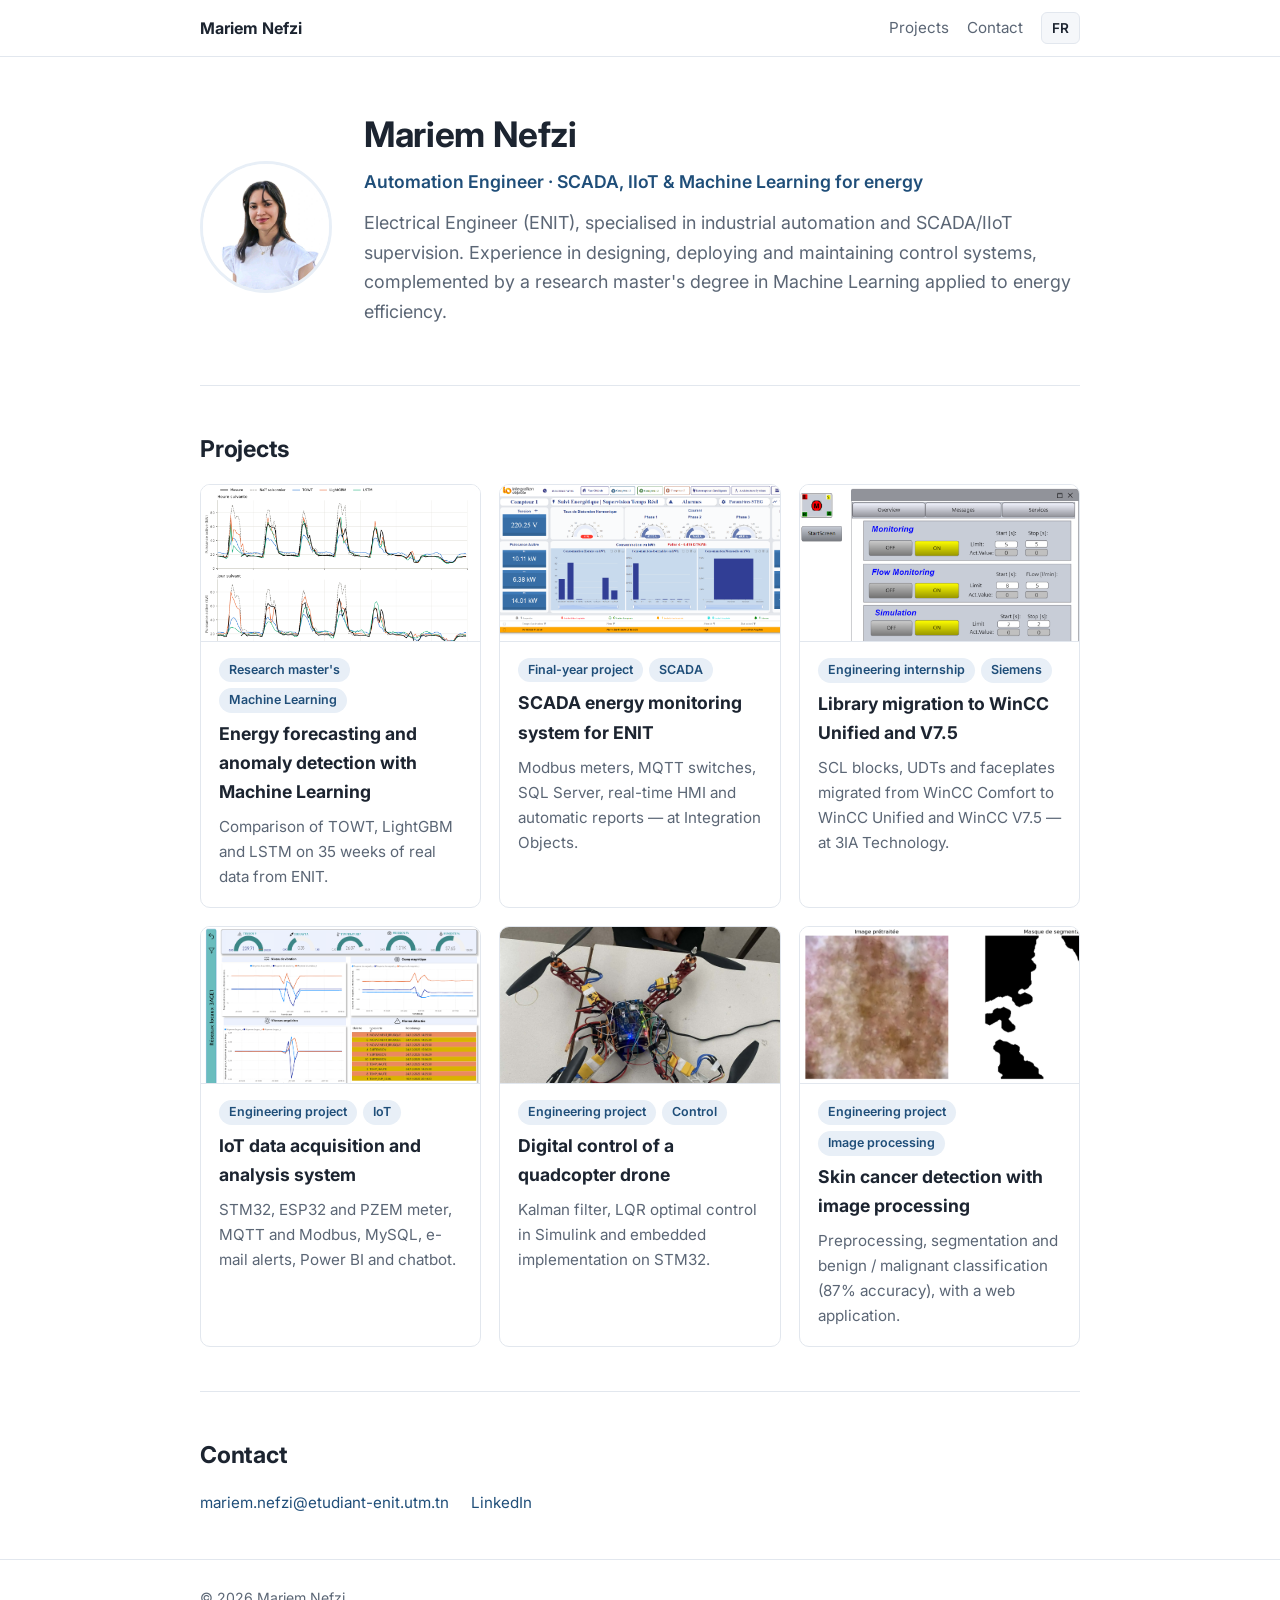
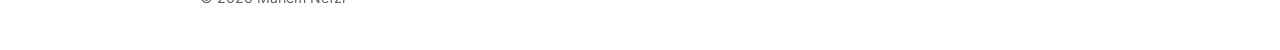
<file: index.html>
<!doctype html>
<html lang="fr" data-lang="fr"
      data-title-fr="Mariem Nefzi – Portfolio"
      data-title-en="Mariem Nefzi – Portfolio">
<head>
  <meta charset="utf-8">
  <meta name="viewport" content="width=device-width, initial-scale=1">
  <title>Mariem Nefzi – Portfolio</title>
  <meta name="description" content="Portfolio de Mariem Nefzi, ingénieure automatisme : SCADA, IIoT et Machine Learning appliqué à l'énergie.">
  <link rel="preconnect" href="https://fonts.googleapis.com">
  <link rel="preconnect" href="https://fonts.gstatic.com" crossorigin>
  <link href="https://fonts.googleapis.com/css2?family=Inter:wght@400;600;700&display=swap" rel="stylesheet">
  <link rel="stylesheet" href="assets/style.css">
</head>
<body>

<header class="topbar">
  <div class="container">
    <a class="brand" href="index.html">Mariem Nefzi</a>
    <nav class="nav">
      <a href="#projets"><span class="fr">Projets</span><span class="en">Projects</span></a>
      <a href="#contact" class="hide-sm">Contact</a>
      <button class="lang-btn" type="button" aria-label="Changer de langue / Switch language">EN</button>
    </nav>
  </div>
</header>

<main class="container">

  <section class="hero" style="border-top:0">
    <img src="assets/img/photo.jpg" alt="Mariem Nefzi" width="132" height="132">
    <div>
      <h1>Mariem Nefzi</h1>
      <div class="role">
        <span class="fr">Ingénieure Automatisme · SCADA, IIoT &amp; Machine Learning pour l'énergie</span>
        <span class="en">Automation Engineer · SCADA, IIoT &amp; Machine Learning for energy</span>
      </div>
      <p class="lead fr">
        Ingénieure en Génie Électrique (ENIT), spécialisée en automatisme industriel et
        supervision SCADA/IIoT. Expérience en conception, déploiement et maintenance de systèmes
        de contrôle-commande, complétée par un mastère de recherche en Machine Learning appliqué
        à l'efficacité énergétique.
      </p>
      <p class="lead en">
        Electrical Engineer (ENIT), specialised in industrial automation and SCADA/IIoT
        supervision. Experience in designing, deploying and maintaining control systems,
        complemented by a research master's degree in Machine Learning applied to energy efficiency.
      </p>
    </div>
  </section>

  <section id="projets">
    <h2><span class="fr">Projets</span><span class="en">Projects</span></h2>
    <div class="cards">

      <a class="card" href="projets/mastere-prevision-energie.html">
        <img src="assets/img/mastere/prev_semaine_test.png" alt="" loading="lazy" width="2000" height="1240">
        <div class="body">
          <div class="tags">
            <span class="tag"><span class="fr">Mastère de recherche</span><span class="en">Research master's</span></span>
            <span class="tag">Machine Learning</span>
          </div>
          <h3>
            <span class="fr">Prévision énergétique et détection d'anomalies par Machine Learning</span>
            <span class="en">Energy forecasting and anomaly detection with Machine Learning</span>
          </h3>
          <p class="fr">Comparaison de TOWT, LightGBM et LSTM sur 35 semaines de données réelles de l'ENIT.</p>
          <p class="en">Comparison of TOWT, LightGBM and LSTM on 35 weeks of real data from ENIT.</p>
        </div>
      </a>

      <a class="card" href="projets/pfe-supervision-scada.html">
        <img src="assets/img/pfe/supervision-compteur.png" alt="" loading="lazy" width="1907" height="914">
        <div class="body">
          <div class="tags">
            <span class="tag"><span class="fr">Projet de fin d'études</span><span class="en">Final-year project</span></span>
            <span class="tag">SCADA</span>
          </div>
          <h3>
            <span class="fr">Système SCADA de supervision énergétique pour l'ENIT</span>
            <span class="en">SCADA energy monitoring system for ENIT</span>
          </h3>
          <p class="fr">Compteurs Modbus, interrupteurs MQTT, SQL Server, IHM temps réel et rapports automatiques — chez Integration Objects.</p>
          <p class="en">Modbus meters, MQTT switches, SQL Server, real-time HMI and automatic reports — at Integration Objects.</p>
        </div>
      </a>

      <a class="card" href="projets/stage-migration-wincc.html">
        <img src="assets/img/stage-3ia/unified-moteur.png" alt="" loading="lazy" width="900" height="668">
        <div class="body">
          <div class="tags">
            <span class="tag"><span class="fr">Stage ingénieur</span><span class="en">Engineering internship</span></span>
            <span class="tag">Siemens</span>
          </div>
          <h3>
            <span class="fr">Migration d'une bibliothèque vers WinCC Unified et V7.5</span>
            <span class="en">Library migration to WinCC Unified and V7.5</span>
          </h3>
          <p class="fr">Blocs SCL, UDT et faceplates migrés de WinCC Comfort vers WinCC Unified et WinCC V7.5 — chez 3IA Technology.</p>
          <p class="en">SCL blocks, UDTs and faceplates migrated from WinCC Comfort to WinCC Unified and WinCC V7.5 — at 3IA Technology.</p>
        </div>
      </a>

      <a class="card" href="projets/iot-reseau-local.html">
        <img src="assets/img/iot/dashboard-powerbi.png" alt="" loading="lazy" width="735" height="427">
        <div class="body">
          <div class="tags">
            <span class="tag"><span class="fr">Bureau d'Études</span><span class="en">Engineering project</span></span>
            <span class="tag">IoT</span>
          </div>
          <h3>
            <span class="fr">Système IoT d'acquisition et d'analyse de données</span>
            <span class="en">IoT data acquisition and analysis system</span>
          </h3>
          <p class="fr">STM32, ESP32 et compteur PZEM, MQTT et Modbus, MySQL, alertes e-mail, Power BI et chatbot.</p>
          <p class="en">STM32, ESP32 and PZEM meter, MQTT and Modbus, MySQL, e-mail alerts, Power BI and chatbot.</p>
        </div>
      </a>

      <a class="card" href="projets/drone-commande-numerique.html">
        <img src="assets/img/drone/drone.jpg" alt="" loading="lazy" width="1400" height="1050">
        <div class="body">
          <div class="tags">
            <span class="tag"><span class="fr">Bureau d'Études</span><span class="en">Engineering project</span></span>
            <span class="tag"><span class="fr">Automatique</span><span class="en">Control</span></span>
          </div>
          <h3>
            <span class="fr">Commande numérique d'un drone quadricoptère</span>
            <span class="en">Digital control of a quadcopter drone</span>
          </h3>
          <p class="fr">Filtre de Kalman, commande optimale LQR sous Simulink et implémentation embarquée sur STM32.</p>
          <p class="en">Kalman filter, LQR optimal control in Simulink and embedded implementation on STM32.</p>
        </div>
      </a>

      <a class="card" href="projets/detection-cancer-peau.html">
        <img src="assets/img/cancer-peau/segmentation.png" alt="" loading="lazy" width="1431" height="436">
        <div class="body">
          <div class="tags">
            <span class="tag"><span class="fr">Bureau d'Études</span><span class="en">Engineering project</span></span>
            <span class="tag"><span class="fr">Traitement d'images</span><span class="en">Image processing</span></span>
          </div>
          <h3>
            <span class="fr">Détection du cancer de la peau par traitement d'images</span>
            <span class="en">Skin cancer detection with image processing</span>
          </h3>
          <p class="fr">Prétraitement, segmentation et classification bénin / malin (87 % d'accuracy), avec une application web.</p>
          <p class="en">Preprocessing, segmentation and benign / malignant classification (87% accuracy), with a web application.</p>
        </div>
      </a>

    </div>
  </section>

  <section id="contact">
    <h2>Contact</h2>
    <div class="contact">
      <a href="mailto:mariem.nefzi@etudiant-enit.utm.tn">mariem.nefzi@etudiant-enit.utm.tn</a>
      <a href="https://www.linkedin.com/in/mariem-nefzi-090bb234a/" target="_blank" rel="noopener">LinkedIn</a>
    </div>
  </section>

</main>

<footer>
  <div class="container">© 2026 Mariem Nefzi</div>
</footer>

<script src="assets/lang.js"></script>
</body>
</html>
</file>
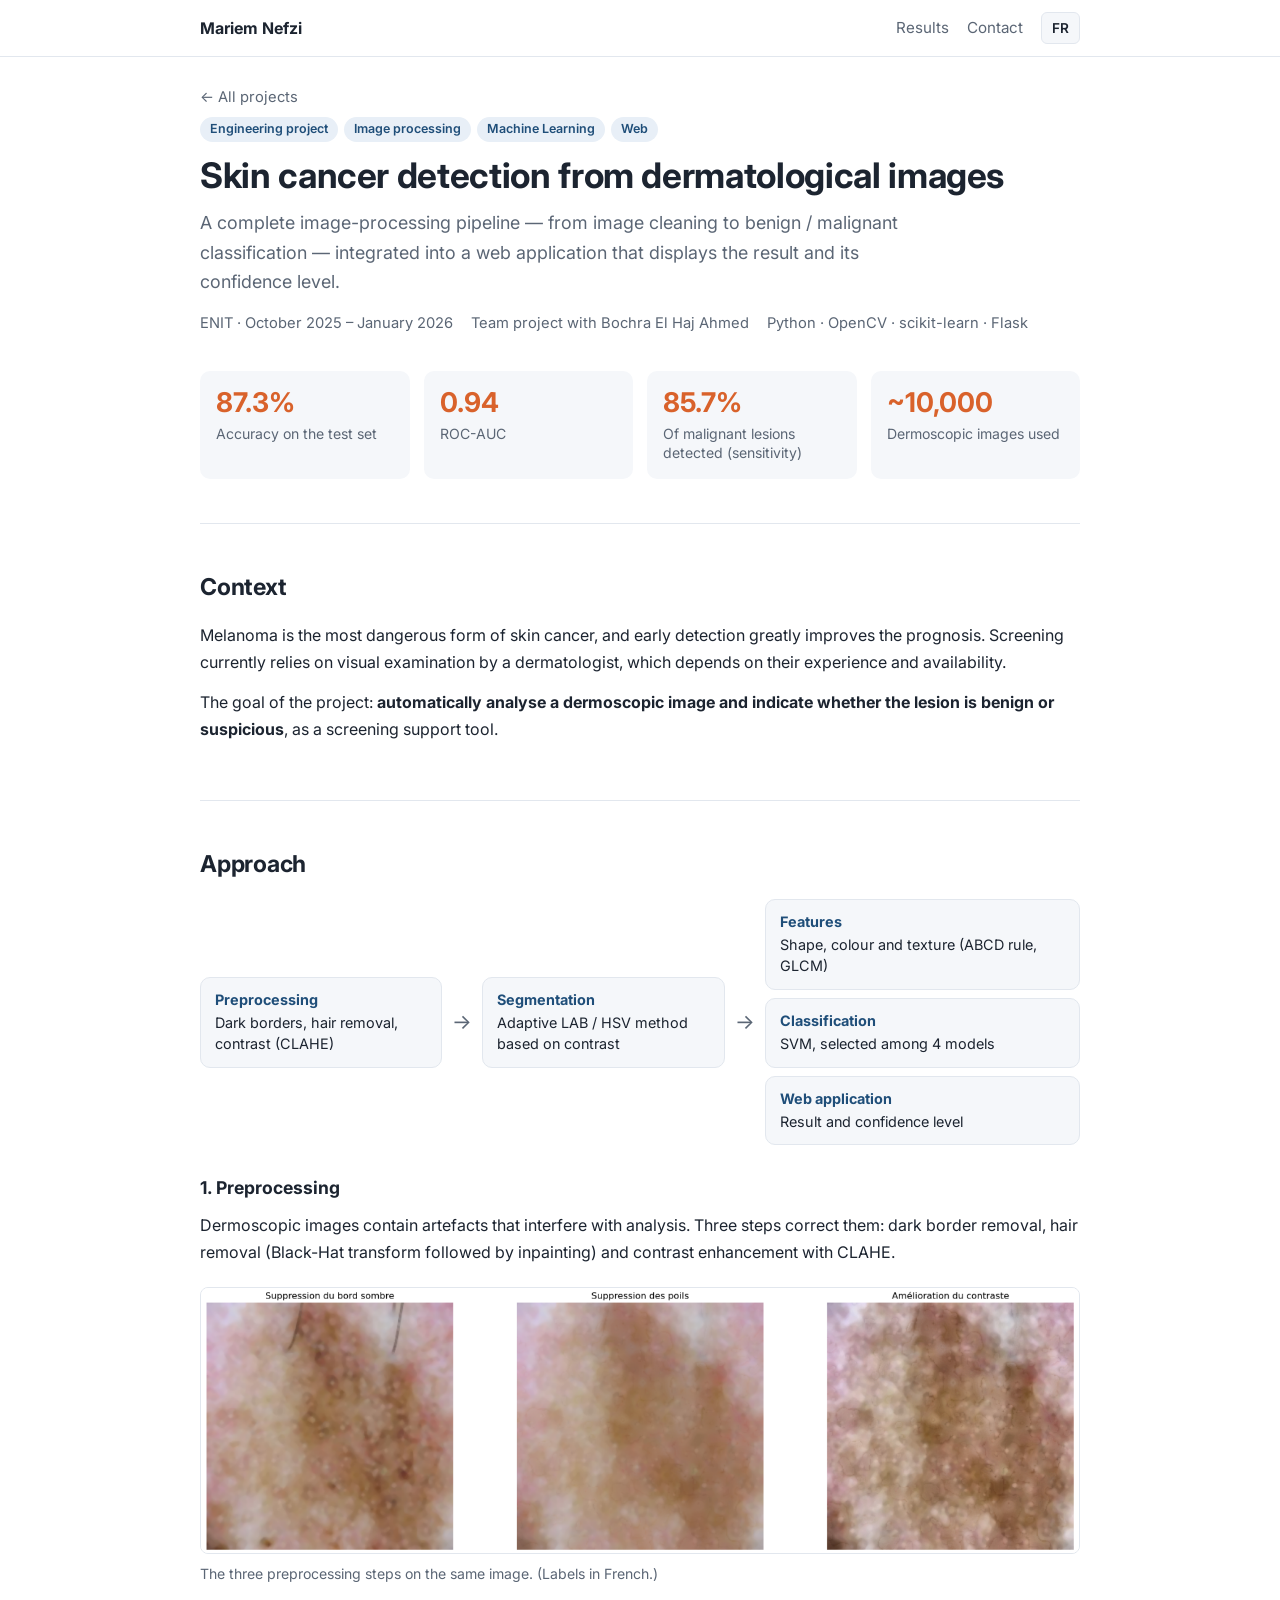
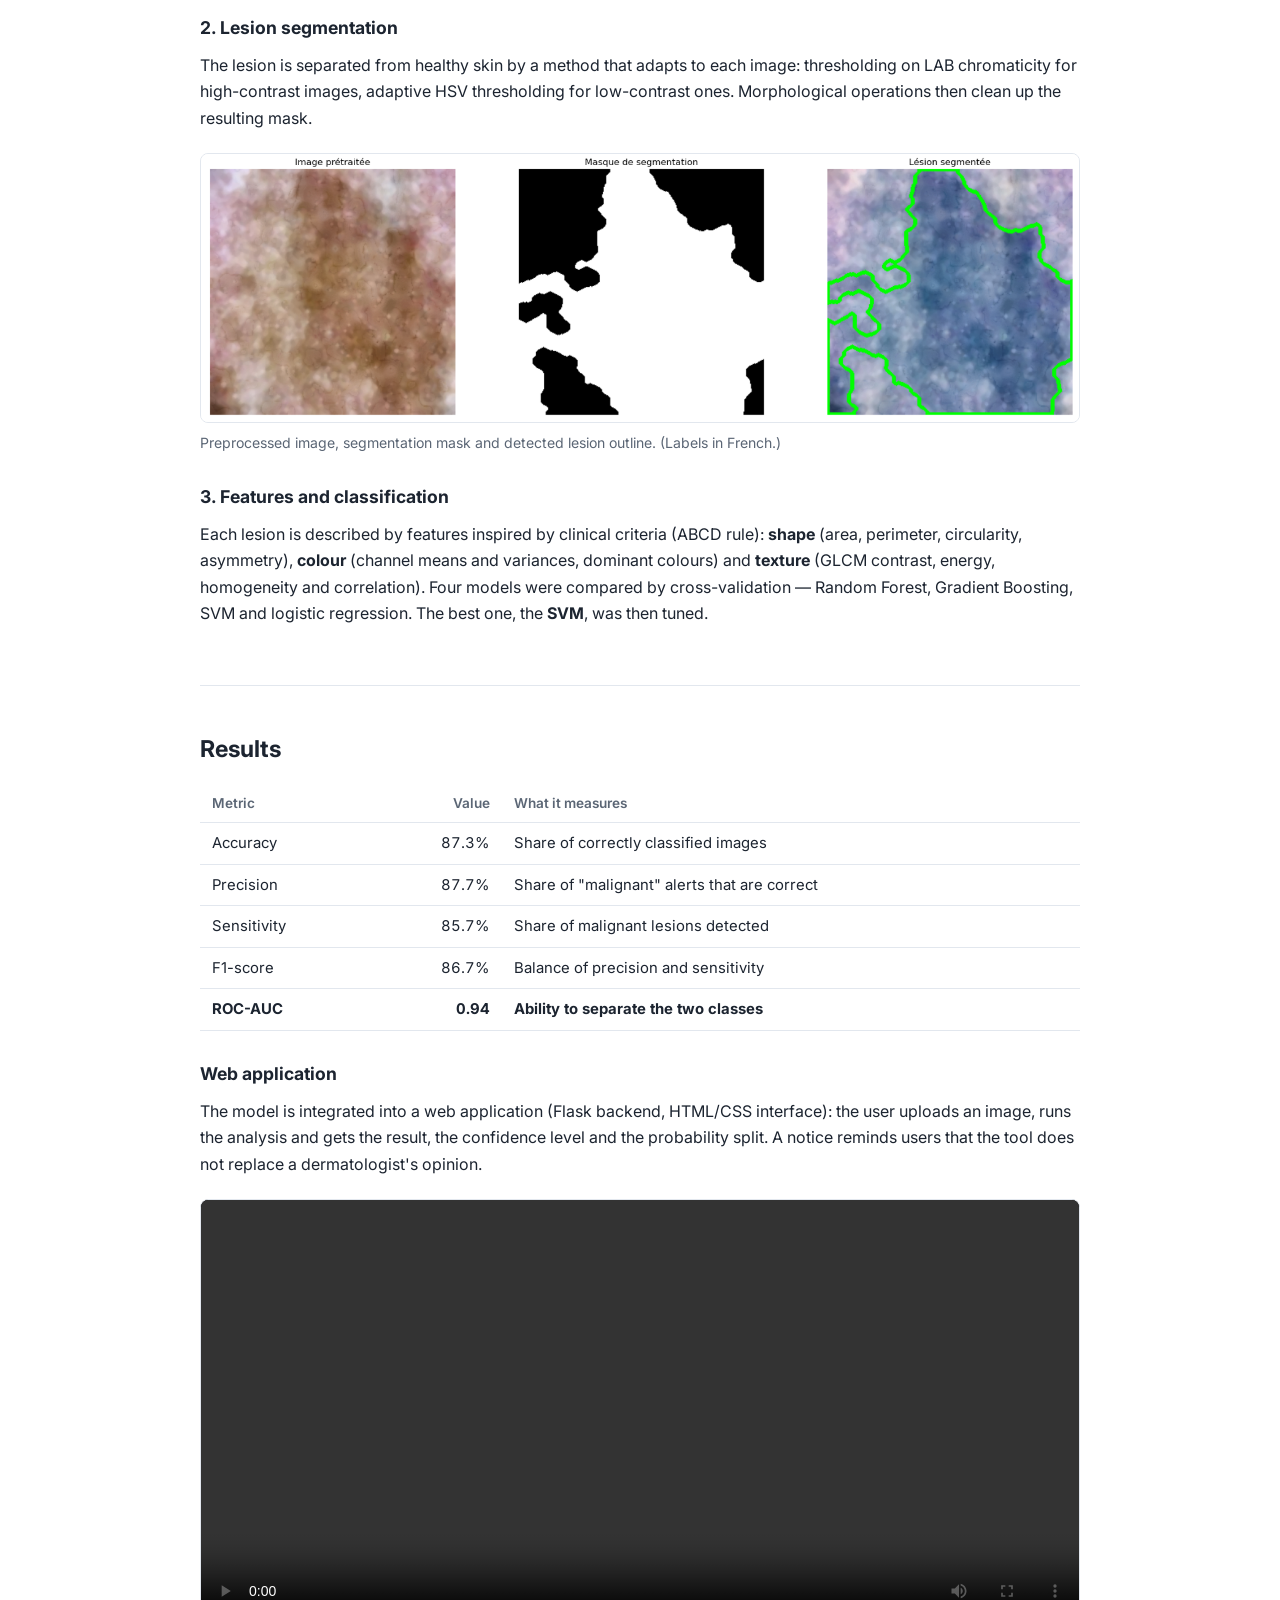
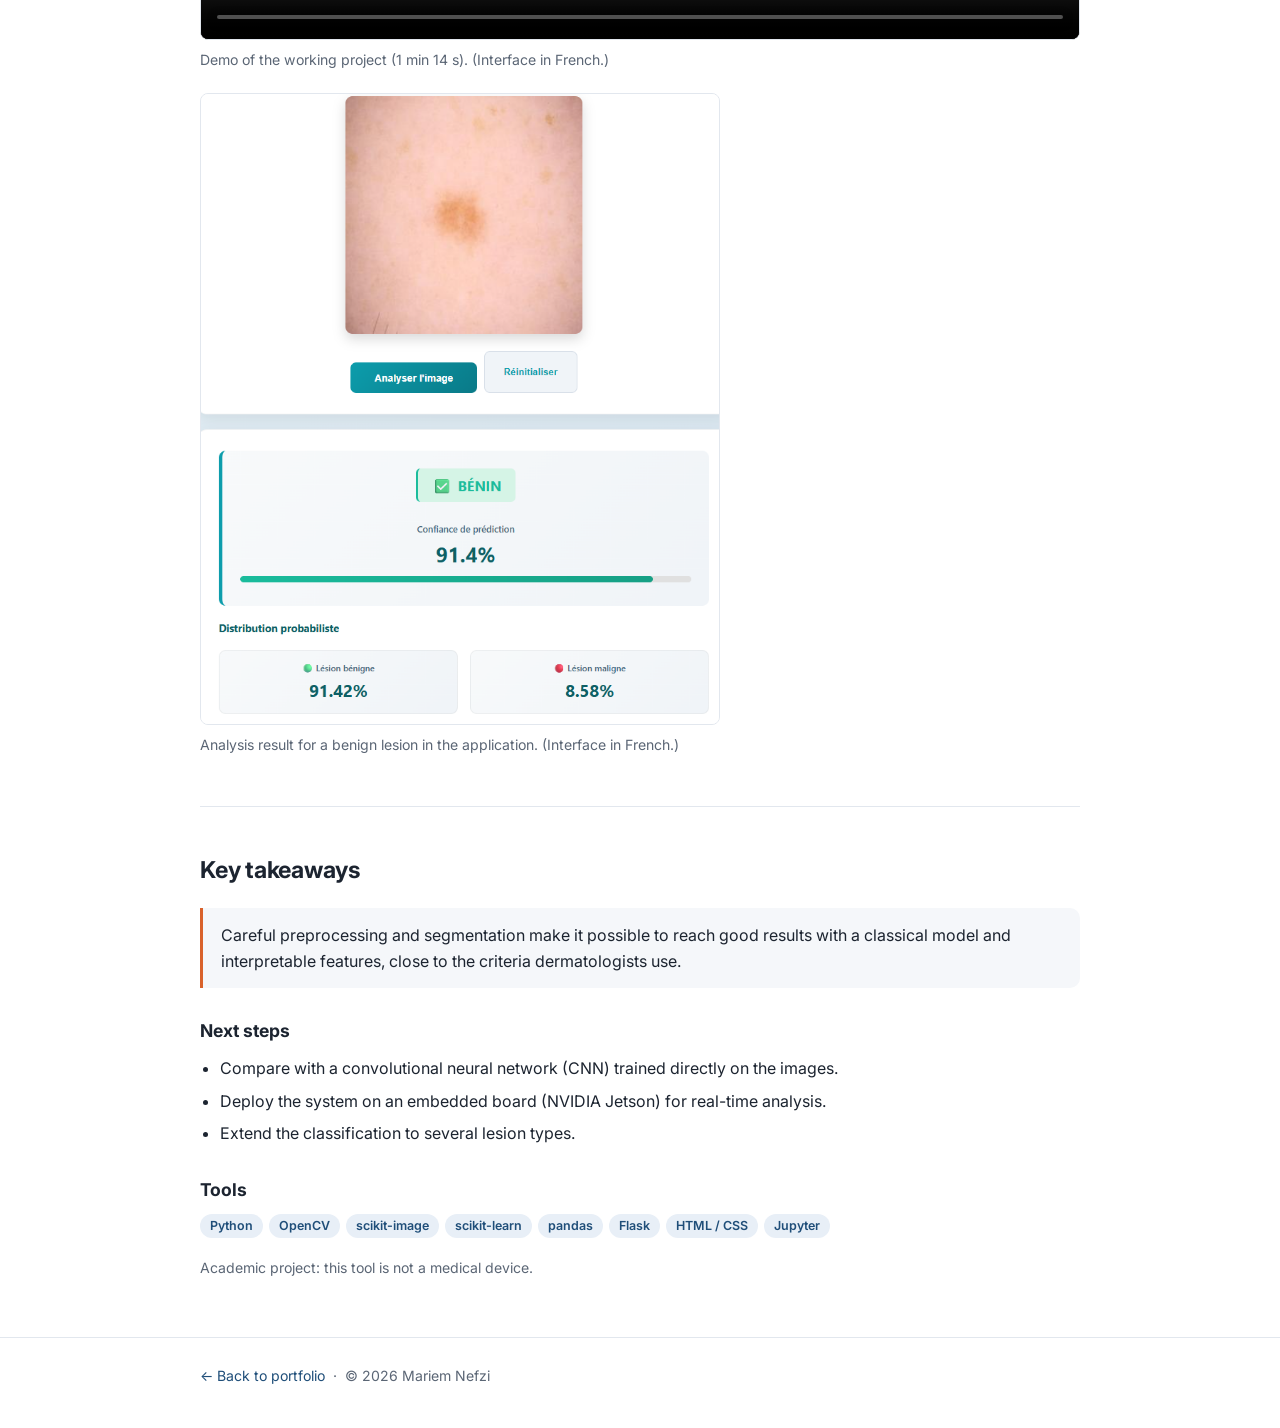
<file: projets/detection-cancer-peau.html>
<!doctype html>
<html lang="fr" data-lang="fr"
      data-title-fr="Détection du cancer de la peau par traitement d'images – Mariem Nefzi"
      data-title-en="Skin cancer detection with image processing – Mariem Nefzi">
<head>
  <meta charset="utf-8">
  <meta name="viewport" content="width=device-width, initial-scale=1">
  <title>Détection du cancer de la peau par traitement d'images – Mariem Nefzi</title>
  <meta name="description" content="Bureau d'Études ENIT : détection du cancer de la peau à partir d'images dermoscopiques par traitement d'images et Machine Learning, avec une application web de démonstration.">
  <link rel="preconnect" href="https://fonts.googleapis.com">
  <link rel="preconnect" href="https://fonts.gstatic.com" crossorigin>
  <link href="https://fonts.googleapis.com/css2?family=Inter:wght@400;600;700&display=swap" rel="stylesheet">
  <link rel="stylesheet" href="../assets/style.css">
</head>
<body>

<header class="topbar">
  <div class="container">
    <a class="brand" href="../index.html">Mariem Nefzi</a>
    <nav class="nav">
      <a href="#resultats" class="hide-sm"><span class="fr">Résultats</span><span class="en">Results</span></a>
      <a href="../index.html#contact" class="hide-sm">Contact</a>
      <button class="lang-btn" type="button" aria-label="Changer de langue / Switch language">EN</button>
    </nav>
  </div>
</header>

<main class="container">

  <a class="back" href="../index.html#projets">
    <span class="fr">← Tous les projets</span><span class="en">← All projects</span>
  </a>

  <!-- ===== En-tête ===== -->
  <div class="project-head">
    <div class="tags" style="margin-bottom:12px">
      <span class="tag"><span class="fr">Bureau d'Études</span><span class="en">Engineering project</span></span>
      <span class="tag"><span class="fr">Traitement d'images</span><span class="en">Image processing</span></span>
      <span class="tag">Machine Learning</span>
      <span class="tag">Web</span>
    </div>
    <h1>
      <span class="fr">Détection du cancer de la peau à partir d'images dermatologiques</span>
      <span class="en">Skin cancer detection from dermatological images</span>
    </h1>
    <p class="lead fr">
      Une chaîne complète de traitement d'images — du nettoyage de l'image à la classification
      bénin / malin — intégrée dans une application web qui affiche le diagnostic et son niveau de confiance.
    </p>
    <p class="lead en">
      A complete image-processing pipeline — from image cleaning to benign / malignant
      classification — integrated into a web application that displays the result and its confidence level.
    </p>
    <div class="meta">
      <span>ENIT · <span class="fr">Octobre 2025 – Janvier 2026</span><span class="en">October 2025 – January 2026</span></span>
      <span><span class="fr">Projet en binôme avec Bochra El Haj Ahmed</span><span class="en">Team project with Bochra El Haj Ahmed</span></span>
      <span>Python · OpenCV · scikit-learn · Flask</span>
    </div>
  </div>

  <!-- ===== Chiffres clés ===== -->
  <section style="padding-top:0;border-top:0">
    <div class="stats">
      <div class="stat">
        <div class="value">87,3 %</div>
        <div class="label"><span class="fr">Accuracy sur le jeu de test</span><span class="en">Accuracy on the test set</span></div>
      </div>
      <div class="stat">
        <div class="value">0,94</div>
        <div class="label"><span class="fr">ROC-AUC</span><span class="en">ROC-AUC</span></div>
      </div>
      <div class="stat">
        <div class="value">85,7 %</div>
        <div class="label"><span class="fr">Des lésions malignes détectées (sensibilité)</span><span class="en">Of malignant lesions detected (sensitivity)</span></div>
      </div>
      <div class="stat">
        <div class="value"><span class="fr">~10 000</span><span class="en">~10,000</span></div>
        <div class="label"><span class="fr">Images dermoscopiques utilisées</span><span class="en">Dermoscopic images used</span></div>
      </div>
    </div>
  </section>

  <!-- ===== Contexte ===== -->
  <section>
    <h2><span class="fr">Contexte</span><span class="en">Context</span></h2>
    <p class="fr">
      Le mélanome est la forme la plus dangereuse de cancer de la peau, et sa détection précoce
      améliore fortement le pronostic. Le dépistage repose aujourd'hui sur l'examen visuel d'un
      dermatologue, qui dépend de son expérience et de sa disponibilité.
    </p>
    <p class="en">
      Melanoma is the most dangerous form of skin cancer, and early detection greatly improves
      the prognosis. Screening currently relies on visual examination by a dermatologist, which
      depends on their experience and availability.
    </p>
    <p class="fr">
      L'objectif du projet : <strong>analyser automatiquement une image dermoscopique et indiquer
      si la lésion est bénigne ou suspecte</strong>, comme outil d'aide au dépistage.
    </p>
    <p class="en">
      The goal of the project: <strong>automatically analyse a dermoscopic image and indicate
      whether the lesion is benign or suspicious</strong>, as a screening support tool.
    </p>
  </section>

  <!-- ===== Démarche ===== -->
  <section>
    <h2><span class="fr">Démarche</span><span class="en">Approach</span></h2>

    <div class="pipeline" role="img" aria-label="Pipeline : prétraitement, segmentation, extraction de caractéristiques, classification, application web">
      <div class="step">
        <strong><span class="fr">Prétraitement</span><span class="en">Preprocessing</span></strong>
        <span class="fr">Bordures sombres, poils, contraste (CLAHE)</span>
        <span class="en">Dark borders, hair removal, contrast (CLAHE)</span>
      </div>
      <div class="arrow">→</div>
      <div class="step">
        <strong><span class="fr">Segmentation</span><span class="en">Segmentation</span></strong>
        <span class="fr">Méthode adaptative LAB / HSV selon le contraste</span>
        <span class="en">Adaptive LAB / HSV method based on contrast</span>
      </div>
      <div class="arrow">→</div>
      <div class="stack">
        <div class="step">
          <strong><span class="fr">Caractéristiques</span><span class="en">Features</span></strong>
          <span class="fr">Forme, couleur et texture (règle ABCD, GLCM)</span>
          <span class="en">Shape, colour and texture (ABCD rule, GLCM)</span>
        </div>
        <div class="step">
          <strong>Classification</strong>
          <span class="fr">SVM, choisi parmi 4 modèles</span>
          <span class="en">SVM, selected among 4 models</span>
        </div>
        <div class="step">
          <strong><span class="fr">Application web</span><span class="en">Web application</span></strong>
          <span class="fr">Diagnostic et niveau de confiance</span>
          <span class="en">Result and confidence level</span>
        </div>
      </div>
    </div>

    <h3><span class="fr">1. Prétraitement</span><span class="en">1. Preprocessing</span></h3>
    <p class="fr">
      Les images dermoscopiques contiennent des artefacts qui gênent l'analyse. Trois étapes les
      corrigent : suppression des bordures sombres, élimination des poils (transformation
      Black-Hat puis <em>inpainting</em>) et amélioration du contraste par CLAHE.
    </p>
    <p class="en">
      Dermoscopic images contain artefacts that interfere with analysis. Three steps correct them:
      dark border removal, hair removal (Black-Hat transform followed by inpainting) and contrast
      enhancement with CLAHE.
    </p>
    <figure>
      <img src="../assets/img/cancer-peau/pretraitement.png" alt="" loading="lazy" width="1423" height="429">
      <figcaption>
        <span class="fr">Les trois étapes du prétraitement sur une même image.</span>
        <span class="en">The three preprocessing steps on the same image. (Labels in French.)</span>
      </figcaption>
    </figure>

    <h3><span class="fr">2. Segmentation de la lésion</span><span class="en">2. Lesion segmentation</span></h3>
    <p class="fr">
      La lésion est isolée de la peau saine par une méthode qui s'adapte à chaque image : seuillage
      sur la chromaticité LAB pour les images contrastées, seuillage adaptatif HSV pour les images
      peu contrastées. Des opérations morphologiques nettoient ensuite le masque obtenu.
    </p>
    <p class="en">
      The lesion is separated from healthy skin by a method that adapts to each image: thresholding
      on LAB chromaticity for high-contrast images, adaptive HSV thresholding for low-contrast ones.
      Morphological operations then clean up the resulting mask.
    </p>
    <figure>
      <img src="../assets/img/cancer-peau/segmentation.png" alt="" loading="lazy" width="1431" height="436">
      <figcaption>
        <span class="fr">Image prétraitée, masque de segmentation et contour de la lésion détectée.</span>
        <span class="en">Preprocessed image, segmentation mask and detected lesion outline. (Labels in French.)</span>
      </figcaption>
    </figure>

    <h3><span class="fr">3. Caractéristiques et classification</span><span class="en">3. Features and classification</span></h3>
    <p class="fr">
      Chaque lésion est décrite par des caractéristiques inspirées des critères cliniques
      (règle ABCD) : <strong>forme</strong> (aire, périmètre, circularité, asymétrie),
      <strong>couleur</strong> (moyennes et variances des canaux, couleurs dominantes) et
      <strong>texture</strong> (contraste, énergie, homogénéité et corrélation de la GLCM).
      Quatre modèles ont été comparés par validation croisée — Random Forest, Gradient Boosting,
      SVM et régression logistique. Le <strong>SVM</strong>, le meilleur, a ensuite été optimisé.
    </p>
    <p class="en">
      Each lesion is described by features inspired by clinical criteria (ABCD rule):
      <strong>shape</strong> (area, perimeter, circularity, asymmetry), <strong>colour</strong>
      (channel means and variances, dominant colours) and <strong>texture</strong> (GLCM contrast,
      energy, homogeneity and correlation). Four models were compared by cross-validation —
      Random Forest, Gradient Boosting, SVM and logistic regression. The best one, the
      <strong>SVM</strong>, was then tuned.
    </p>
  </section>

  <!-- ===== Résultats ===== -->
  <section id="resultats">
    <h2><span class="fr">Résultats</span><span class="en">Results</span></h2>

    <div class="table-wrap">
      <table>
        <thead>
          <tr>
            <th><span class="fr">Métrique</span><span class="en">Metric</span></th>
            <th class="num"><span class="fr">Valeur</span><span class="en">Value</span></th>
            <th><span class="fr">Ce qu'elle mesure</span><span class="en">What it measures</span></th>
          </tr>
        </thead>
        <tbody>
          <tr><td>Accuracy</td><td class="num">87,3 %</td><td><span class="fr">Part des images bien classées</span><span class="en">Share of correctly classified images</span></td></tr>
          <tr><td><span class="fr">Précision</span><span class="en">Precision</span></td><td class="num">87,7 %</td><td><span class="fr">Part des alertes « malin » justifiées</span><span class="en">Share of "malignant" alerts that are correct</span></td></tr>
          <tr><td><span class="fr">Sensibilité</span><span class="en">Sensitivity</span></td><td class="num">85,7 %</td><td><span class="fr">Part des lésions malignes détectées</span><span class="en">Share of malignant lesions detected</span></td></tr>
          <tr><td>F1-score</td><td class="num">86,7 %</td><td><span class="fr">Équilibre précision / sensibilité</span><span class="en">Balance of precision and sensitivity</span></td></tr>
          <tr class="best"><td>ROC-AUC</td><td class="num">0,94</td><td><span class="fr">Capacité à séparer les deux classes</span><span class="en">Ability to separate the two classes</span></td></tr>
        </tbody>
      </table>
    </div>

    <h3><span class="fr">Application web</span><span class="en">Web application</span></h3>
    <p class="fr">
      Le modèle est intégré dans une application web (backend Flask, interface HTML/CSS) :
      l'utilisateur dépose une image, lance l'analyse et obtient le diagnostic, le niveau de
      confiance et la répartition des probabilités. Un avertissement rappelle que l'outil
      ne remplace pas l'avis d'un dermatologue.
    </p>
    <p class="en">
      The model is integrated into a web application (Flask backend, HTML/CSS interface): the user
      uploads an image, runs the analysis and gets the result, the confidence level and the
      probability split. A notice reminds users that the tool does not replace a dermatologist's opinion.
    </p>
    <figure>
      <video controls preload="metadata" playsinline>
        <source src="../assets/img/cancer-peau/demonstration.mp4" type="video/mp4">
      </video>
      <figcaption>
        <span class="fr">Démonstration du projet en fonctionnement (1 min 14).</span>
        <span class="en">Demo of the working project (1 min 14 s). (Interface in French.)</span>
      </figcaption>
    </figure>

    <figure style="max-width:520px">
      <img src="../assets/img/cancer-peau/application.png" alt="" loading="lazy" width="728" height="885">
      <figcaption>
        <span class="fr">Résultat de l'analyse d'une lésion bénigne dans l'application.</span>
        <span class="en">Analysis result for a benign lesion in the application. (Interface in French.)</span>
      </figcaption>
    </figure>
  </section>

  <!-- ===== Conclusions ===== -->
  <section>
    <h2><span class="fr">Ce que j'en retiens</span><span class="en">Key takeaways</span></h2>
    <div class="callout fr">
      Un prétraitement et une segmentation soignés permettent d'obtenir de bons résultats avec un
      modèle classique et des caractéristiques interprétables, proches des critères utilisés par les dermatologues.
    </div>
    <div class="callout en">
      Careful preprocessing and segmentation make it possible to reach good results with a classical
      model and interpretable features, close to the criteria dermatologists use.
    </div>
    <h3><span class="fr">Perspectives</span><span class="en">Next steps</span></h3>
    <ul class="clean fr">
      <li>Comparer avec un réseau de neurones convolutif (CNN) entraîné directement sur les images.</li>
      <li>Déployer le système sur une carte embarquée (NVIDIA Jetson) pour une analyse en temps réel.</li>
      <li>Étendre la classification à plusieurs types de lésions.</li>
    </ul>
    <ul class="clean en">
      <li>Compare with a convolutional neural network (CNN) trained directly on the images.</li>
      <li>Deploy the system on an embedded board (NVIDIA Jetson) for real-time analysis.</li>
      <li>Extend the classification to several lesion types.</li>
    </ul>

    <h3><span class="fr">Outils</span><span class="en">Tools</span></h3>
    <div class="tags">
      <span class="tag">Python</span><span class="tag">OpenCV</span><span class="tag">scikit-image</span>
      <span class="tag">scikit-learn</span><span class="tag">pandas</span><span class="tag">Flask</span>
      <span class="tag">HTML / CSS</span><span class="tag">Jupyter</span>
    </div>
    <p class="muted" style="margin-top:18px;font-size:0.88rem">
      <span class="fr">Projet pédagogique : cet outil n'est pas un dispositif médical.</span>
      <span class="en">Academic project: this tool is not a medical device.</span>
    </p>
  </section>

</main>

<footer>
  <div class="container">
    <a href="../index.html">← <span class="fr">Retour au portfolio</span><span class="en">Back to portfolio</span></a>
    &nbsp;·&nbsp; © 2026 Mariem Nefzi
  </div>
</footer>

<script src="../assets/lang.js"></script>
</body>
</html>
</file>
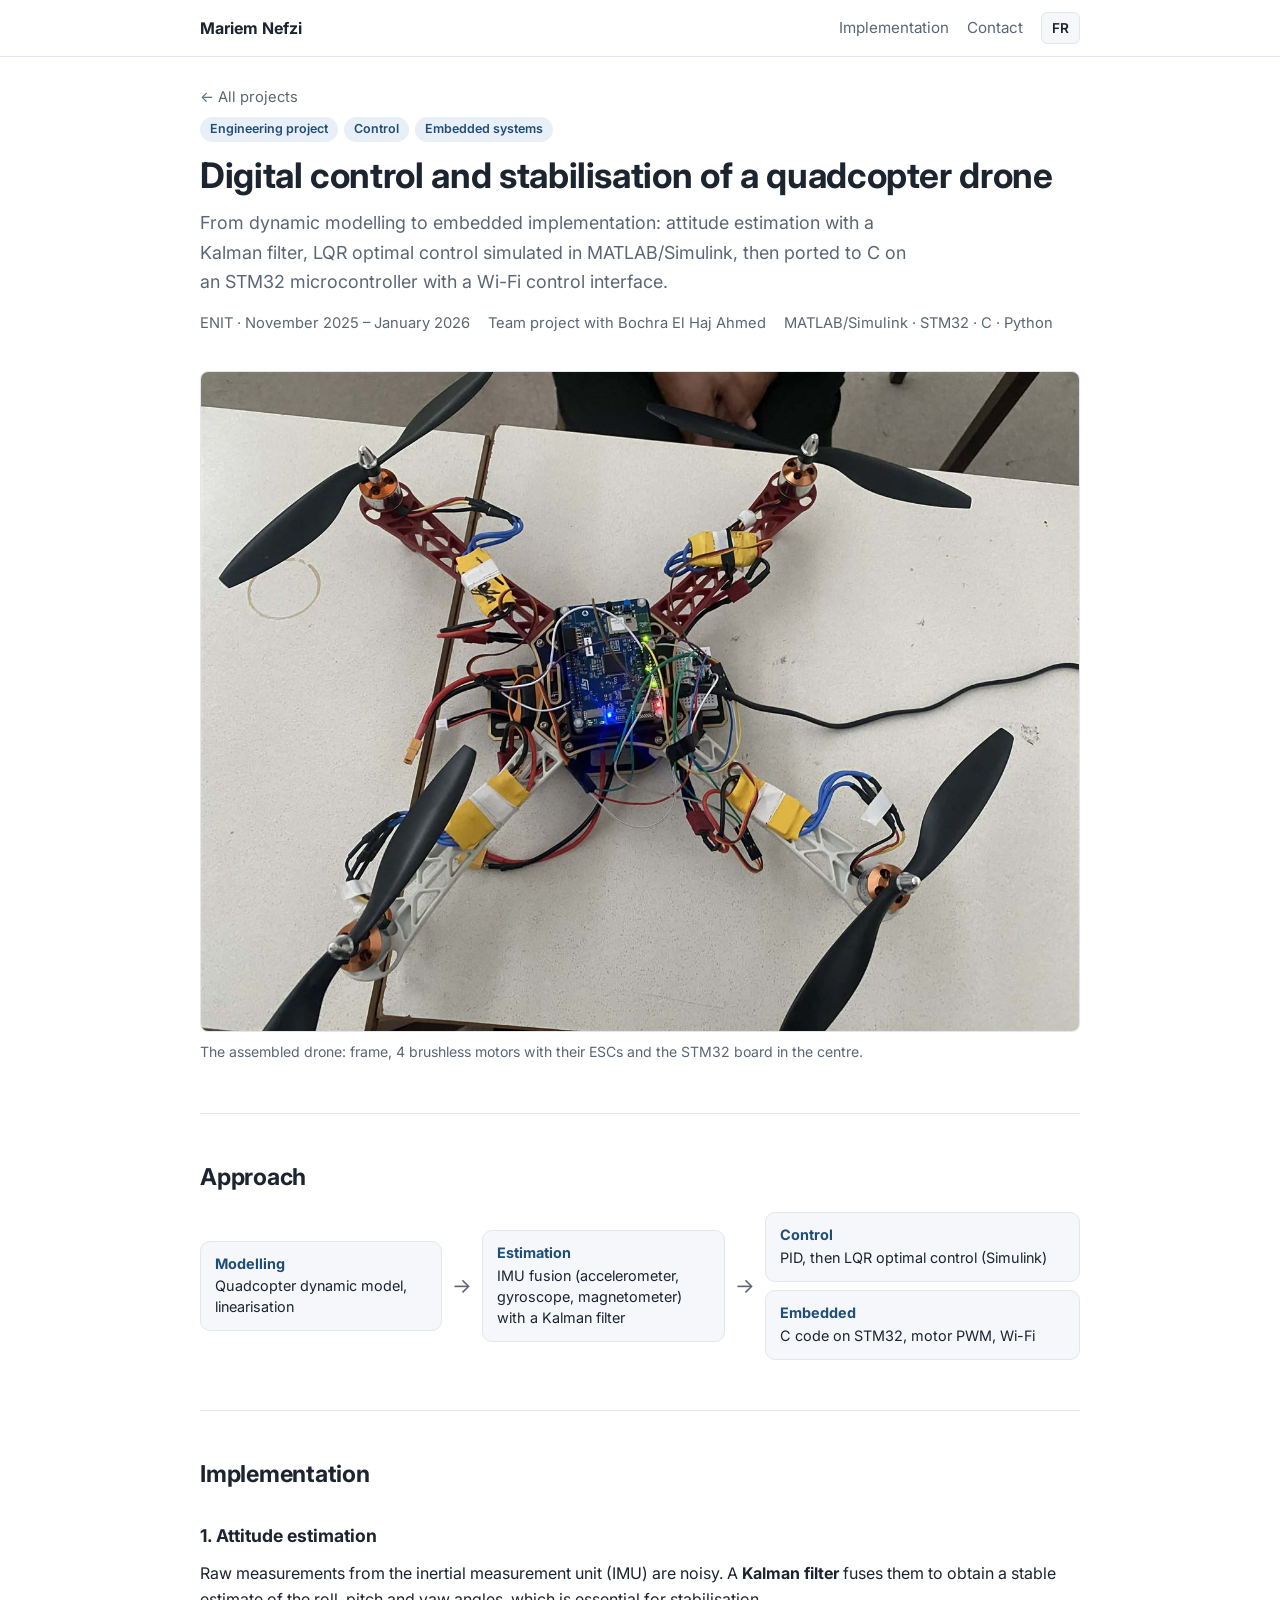
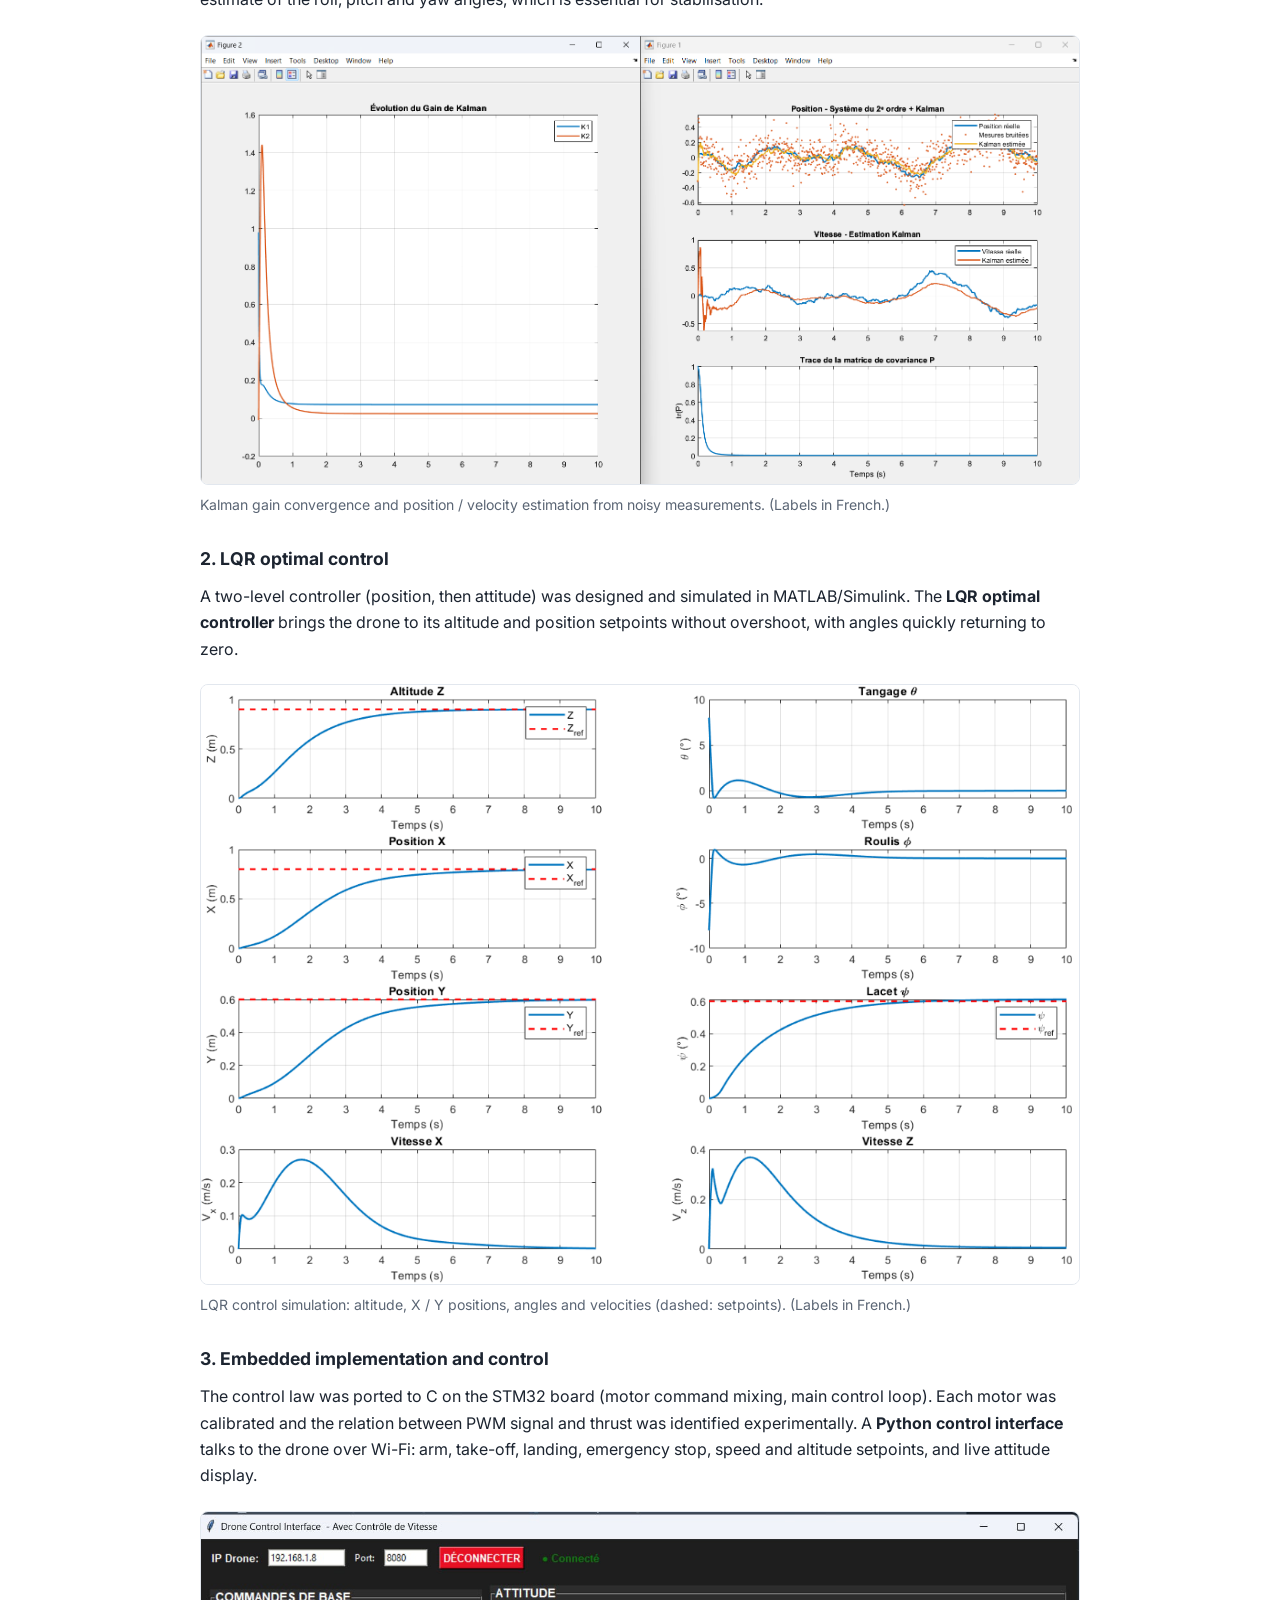
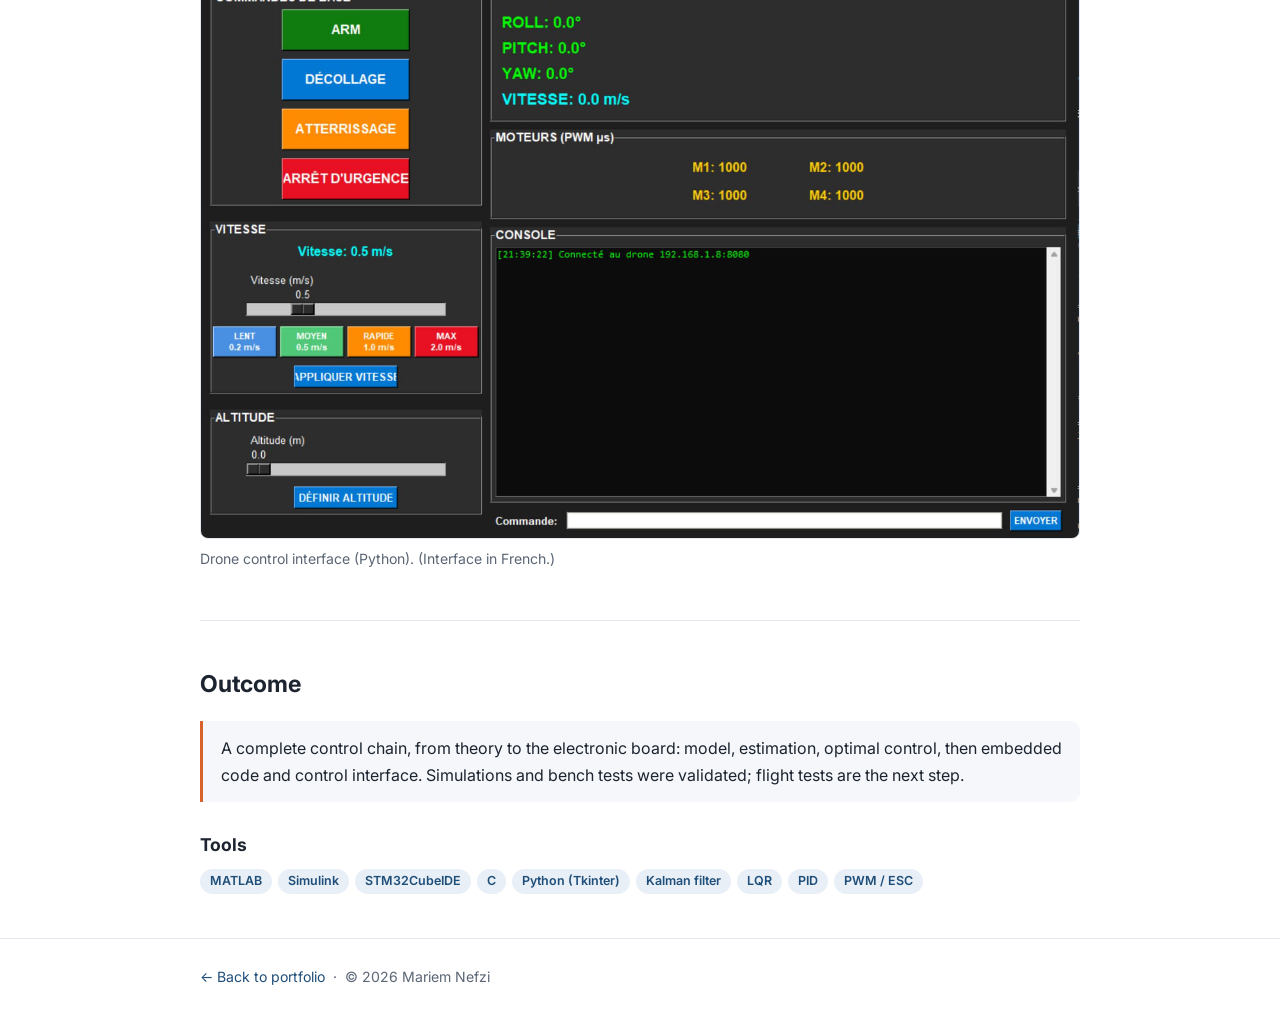
<file: projets/drone-commande-numerique.html>
<!doctype html>
<html lang="fr" data-lang="fr"
      data-title-fr="Commande numérique d'un drone quadricoptère – Mariem Nefzi"
      data-title-en="Digital control of a quadcopter drone – Mariem Nefzi">
<head>
  <meta charset="utf-8">
  <meta name="viewport" content="width=device-width, initial-scale=1">
  <title>Commande numérique d'un drone quadricoptère – Mariem Nefzi</title>
  <meta name="description" content="Bureau d'Études ENIT : modélisation, filtrage de Kalman, commande optimale LQR et implémentation embarquée sur STM32 d'un drone quadricoptère.">
  <link rel="preconnect" href="https://fonts.googleapis.com">
  <link rel="preconnect" href="https://fonts.gstatic.com" crossorigin>
  <link href="https://fonts.googleapis.com/css2?family=Inter:wght@400;600;700&display=swap" rel="stylesheet">
  <link rel="stylesheet" href="../assets/style.css">
</head>
<body>

<header class="topbar">
  <div class="container">
    <a class="brand" href="../index.html">Mariem Nefzi</a>
    <nav class="nav">
      <a href="#realisation" class="hide-sm"><span class="fr">Réalisation</span><span class="en">Implementation</span></a>
      <a href="../index.html#contact" class="hide-sm">Contact</a>
      <button class="lang-btn" type="button" aria-label="Changer de langue / Switch language">EN</button>
    </nav>
  </div>
</header>

<main class="container">

  <a class="back" href="../index.html#projets">
    <span class="fr">← Tous les projets</span><span class="en">← All projects</span>
  </a>

  <div class="project-head">
    <div class="tags" style="margin-bottom:12px">
      <span class="tag"><span class="fr">Bureau d'Études</span><span class="en">Engineering project</span></span>
      <span class="tag"><span class="fr">Automatique</span><span class="en">Control</span></span>
      <span class="tag"><span class="fr">Systèmes embarqués</span><span class="en">Embedded systems</span></span>
    </div>
    <h1>
      <span class="fr">Commande numérique et stabilisation d'un drone quadricoptère</span>
      <span class="en">Digital control and stabilisation of a quadcopter drone</span>
    </h1>
    <p class="lead fr">
      De la modélisation dynamique à l'implémentation embarquée : estimation de l'attitude par
      filtre de Kalman, commande optimale LQR simulée sous MATLAB/Simulink, puis portage en C
      sur microcontrôleur STM32 avec une interface de pilotage en Wi-Fi.
    </p>
    <p class="lead en">
      From dynamic modelling to embedded implementation: attitude estimation with a Kalman
      filter, LQR optimal control simulated in MATLAB/Simulink, then ported to C on an STM32
      microcontroller with a Wi-Fi control interface.
    </p>
    <div class="meta">
      <span>ENIT · <span class="fr">Novembre 2025 – Janvier 2026</span><span class="en">November 2025 – January 2026</span></span>
      <span><span class="fr">Projet en binôme avec Bochra El Haj Ahmed</span><span class="en">Team project with Bochra El Haj Ahmed</span></span>
      <span>MATLAB/Simulink · STM32 · C · Python</span>
    </div>
  </div>

  <section style="padding-top:0;border-top:0">
    <figure style="margin-top:0">
      <img src="../assets/img/drone/drone.jpg" alt="" width="1400" height="1050">
      <figcaption>
        <span class="fr">Le drone assemblé : châssis, 4 moteurs brushless avec leurs variateurs (ESC) et carte STM32 au centre.</span>
        <span class="en">The assembled drone: frame, 4 brushless motors with their ESCs and the STM32 board in the centre.</span>
      </figcaption>
    </figure>
  </section>

  <section>
    <h2><span class="fr">Démarche</span><span class="en">Approach</span></h2>
    <div class="pipeline" role="img" aria-label="Démarche : modélisation, estimation, commande, implémentation">
      <div class="step">
        <strong><span class="fr">Modélisation</span><span class="en">Modelling</span></strong>
        <span class="fr">Modèle dynamique du quadricoptère, linéarisation</span>
        <span class="en">Quadcopter dynamic model, linearisation</span>
      </div>
      <div class="arrow">→</div>
      <div class="step">
        <strong><span class="fr">Estimation</span><span class="en">Estimation</span></strong>
        <span class="fr">Fusion IMU (accéléromètre, gyroscope, magnétomètre) par filtre de Kalman</span>
        <span class="en">IMU fusion (accelerometer, gyroscope, magnetometer) with a Kalman filter</span>
      </div>
      <div class="arrow">→</div>
      <div class="stack">
        <div class="step">
          <strong><span class="fr">Commande</span><span class="en">Control</span></strong>
          <span class="fr">PID puis commande optimale LQR (Simulink)</span>
          <span class="en">PID, then LQR optimal control (Simulink)</span>
        </div>
        <div class="step">
          <strong><span class="fr">Embarqué</span><span class="en">Embedded</span></strong>
          <span class="fr">Code C sur STM32, PWM moteurs, Wi-Fi</span>
          <span class="en">C code on STM32, motor PWM, Wi-Fi</span>
        </div>
      </div>
    </div>
  </section>

  <section id="realisation">
    <h2><span class="fr">Réalisation</span><span class="en">Implementation</span></h2>

    <h3><span class="fr">1. Estimation de l'attitude</span><span class="en">1. Attitude estimation</span></h3>
    <p class="fr">
      Les mesures brutes de la centrale inertielle (IMU) sont bruitées. Un <strong>filtre de
      Kalman</strong> les fusionne pour obtenir une estimation stable des angles de roulis,
      tangage et lacet, indispensable à la stabilisation.
    </p>
    <p class="en">
      Raw measurements from the inertial measurement unit (IMU) are noisy. A <strong>Kalman
      filter</strong> fuses them to obtain a stable estimate of the roll, pitch and yaw angles,
      which is essential for stabilisation.
    </p>
    <figure>
      <img src="../assets/img/drone/kalman.png" alt="" loading="lazy" width="1919" height="979">
      <figcaption>
        <span class="fr">Convergence du gain de Kalman et estimation de la position et de la vitesse à partir de mesures bruitées.</span>
        <span class="en">Kalman gain convergence and position / velocity estimation from noisy measurements. (Labels in French.)</span>
      </figcaption>
    </figure>

    <h3><span class="fr">2. Commande optimale LQR</span><span class="en">2. LQR optimal control</span></h3>
    <p class="fr">
      Une commande en deux niveaux (position puis attitude) a été conçue et simulée sous
      MATLAB/Simulink. La <strong>commande optimale LQR</strong> amène le drone sur ses consignes
      d'altitude et de position sans dépassement, avec des angles qui reviennent rapidement à zéro.
    </p>
    <p class="en">
      A two-level controller (position, then attitude) was designed and simulated in
      MATLAB/Simulink. The <strong>LQR optimal controller</strong> brings the drone to its altitude
      and position setpoints without overshoot, with angles quickly returning to zero.
    </p>
    <figure>
      <img src="../assets/img/drone/simulation-lqr.png" alt="" loading="lazy" width="1146" height="782">
      <figcaption>
        <span class="fr">Simulation de la commande LQR : altitude, positions X / Y, angles et vitesses (en pointillés : les consignes).</span>
        <span class="en">LQR control simulation: altitude, X / Y positions, angles and velocities (dashed: setpoints). (Labels in French.)</span>
      </figcaption>
    </figure>

    <h3><span class="fr">3. Implémentation embarquée et pilotage</span><span class="en">3. Embedded implementation and control</span></h3>
    <p class="fr">
      La loi de commande a été portée en C sur la carte STM32 (mixage des commandes moteurs,
      boucle de contrôle principale). Chaque moteur a été calibré et la relation entre le signal
      PWM et la poussée a été identifiée expérimentalement. Une <strong>interface de pilotage en
      Python</strong> communique avec le drone en Wi-Fi : armement, décollage, atterrissage, arrêt
      d'urgence, réglage de la vitesse et de l'altitude, et affichage de l'attitude en temps réel.
    </p>
    <p class="en">
      The control law was ported to C on the STM32 board (motor command mixing, main control
      loop). Each motor was calibrated and the relation between PWM signal and thrust was
      identified experimentally. A <strong>Python control interface</strong> talks to the drone
      over Wi-Fi: arm, take-off, landing, emergency stop, speed and altitude setpoints, and live
      attitude display.
    </p>
    <figure>
      <img src="../assets/img/drone/interface.png" alt="" loading="lazy" width="1372" height="978">
      <figcaption>
        <span class="fr">Interface de pilotage du drone (Python).</span>
        <span class="en">Drone control interface (Python). (Interface in French.)</span>
      </figcaption>
    </figure>
  </section>

  <section>
    <h2><span class="fr">Bilan</span><span class="en">Outcome</span></h2>
    <div class="callout fr">
      Une chaîne complète de commande, de la théorie à la carte électronique : modèle, estimation,
      commande optimale, puis code embarqué et interface de pilotage. Les simulations et les tests
      sur banc ont été validés ; les essais en vol constituent l'étape suivante.
    </div>
    <div class="callout en">
      A complete control chain, from theory to the electronic board: model, estimation, optimal
      control, then embedded code and control interface. Simulations and bench tests were
      validated; flight tests are the next step.
    </div>
    <h3><span class="fr">Outils</span><span class="en">Tools</span></h3>
    <div class="tags">
      <span class="tag">MATLAB</span><span class="tag">Simulink</span><span class="tag">STM32CubeIDE</span>
      <span class="tag">C</span><span class="tag">Python (Tkinter)</span><span class="tag"><span class="fr">Filtre de Kalman</span><span class="en">Kalman filter</span></span>
      <span class="tag">LQR</span><span class="tag">PID</span><span class="tag">PWM / ESC</span>
    </div>
  </section>

</main>

<footer>
  <div class="container">
    <a href="../index.html">← <span class="fr">Retour au portfolio</span><span class="en">Back to portfolio</span></a>
    &nbsp;·&nbsp; © 2026 Mariem Nefzi
  </div>
</footer>

<script src="../assets/lang.js"></script>
</body>
</html>
</file>
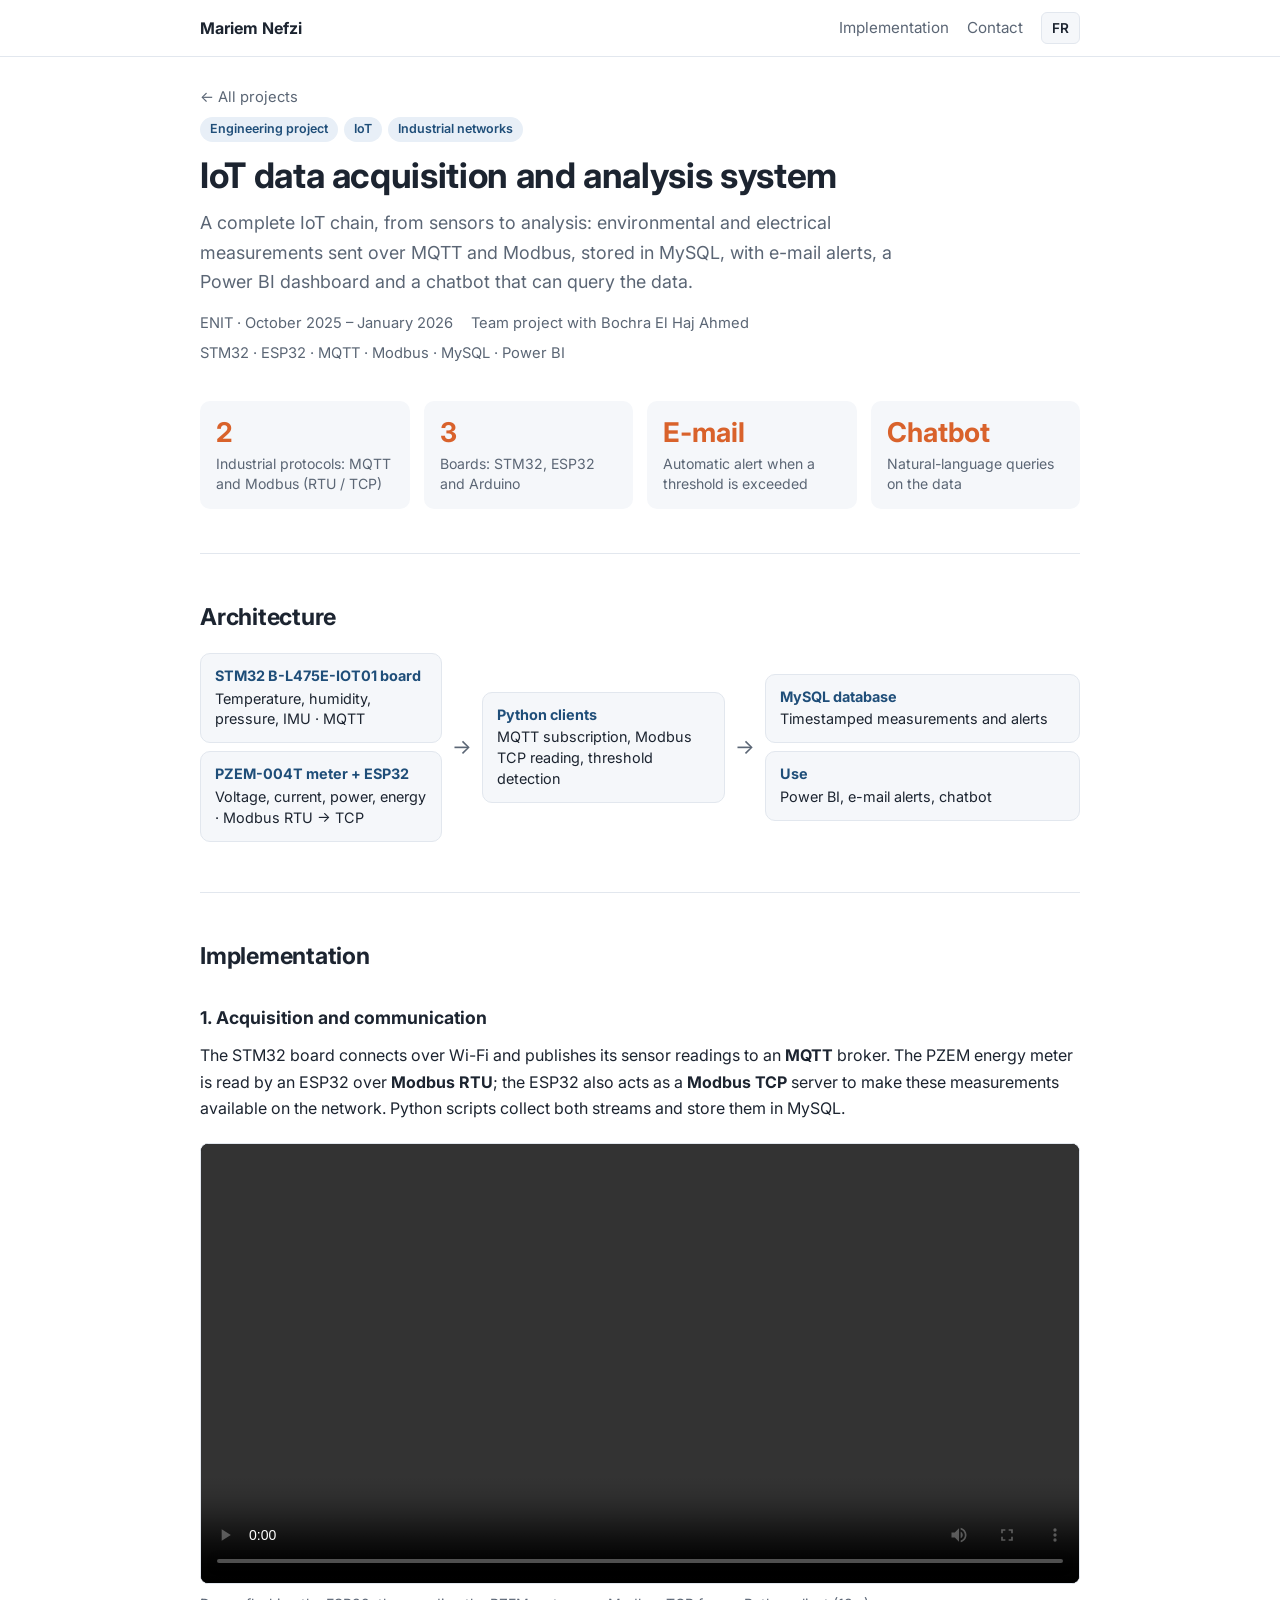
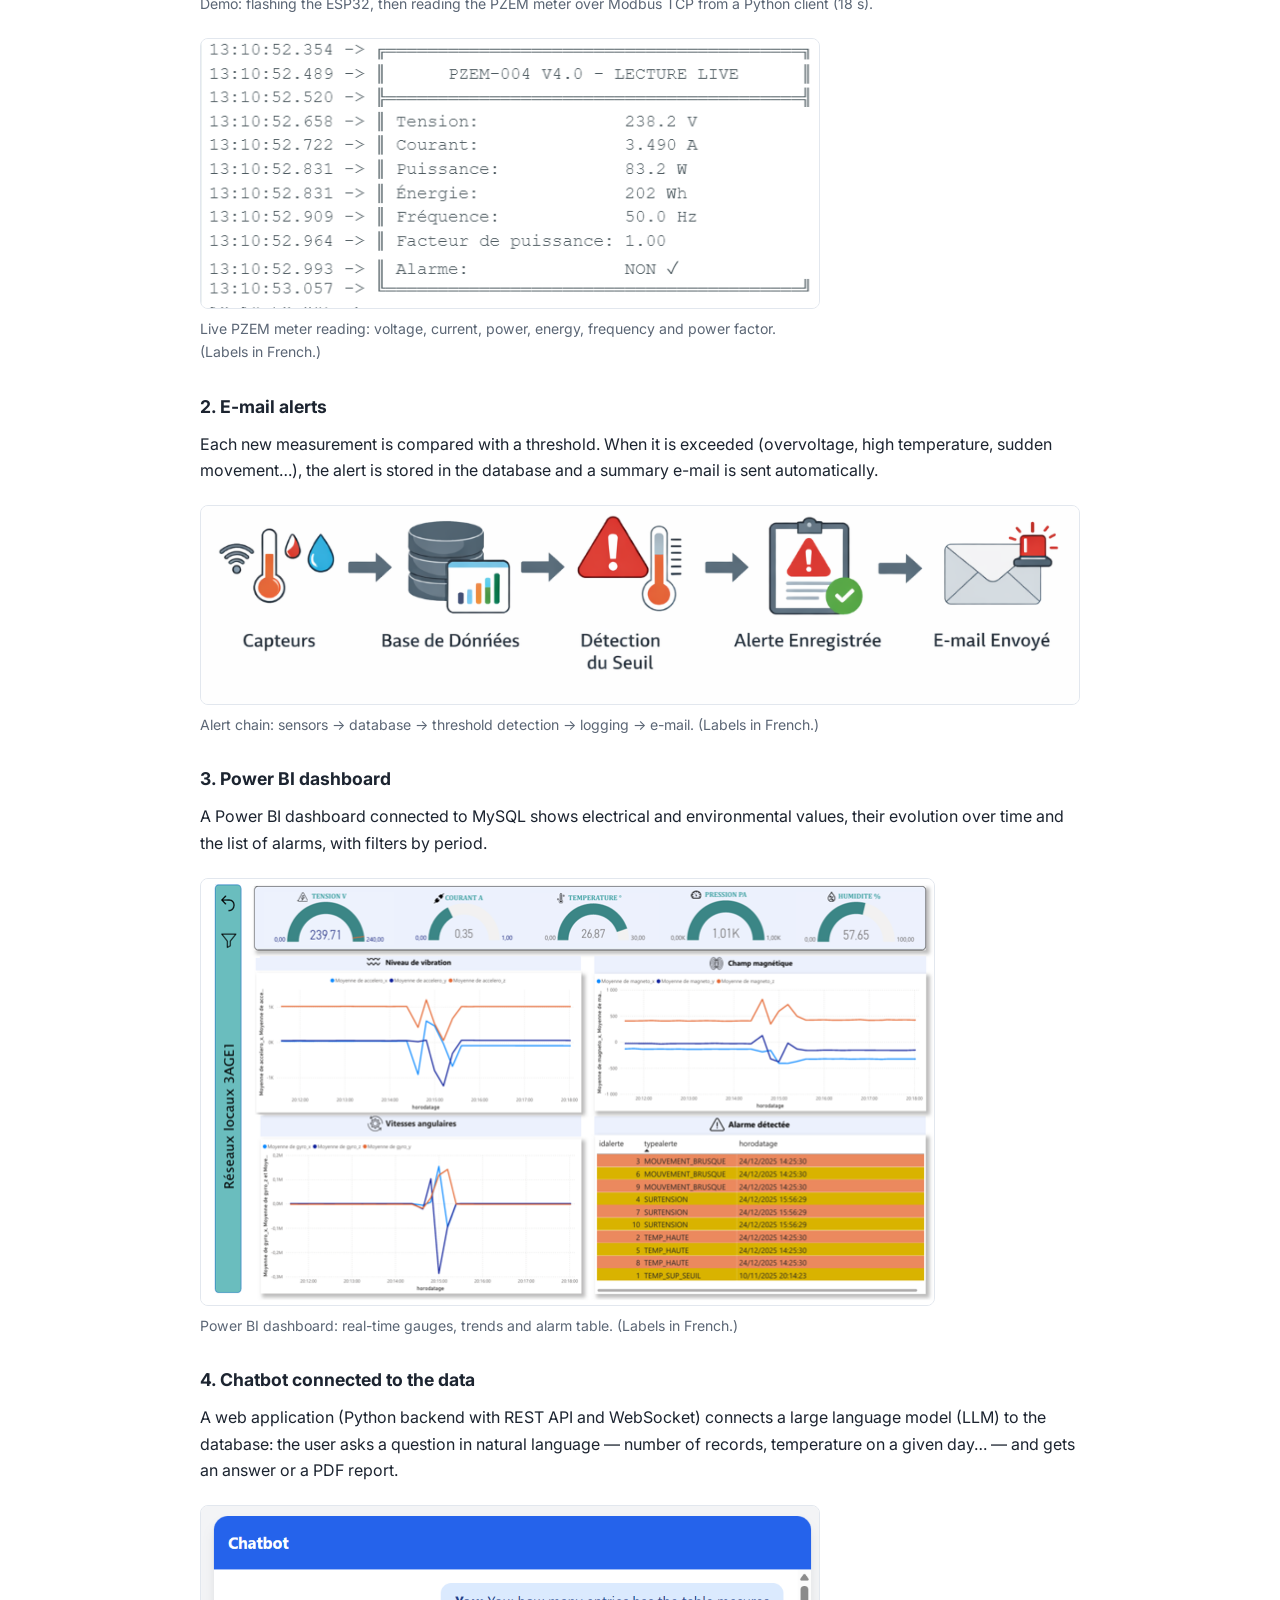
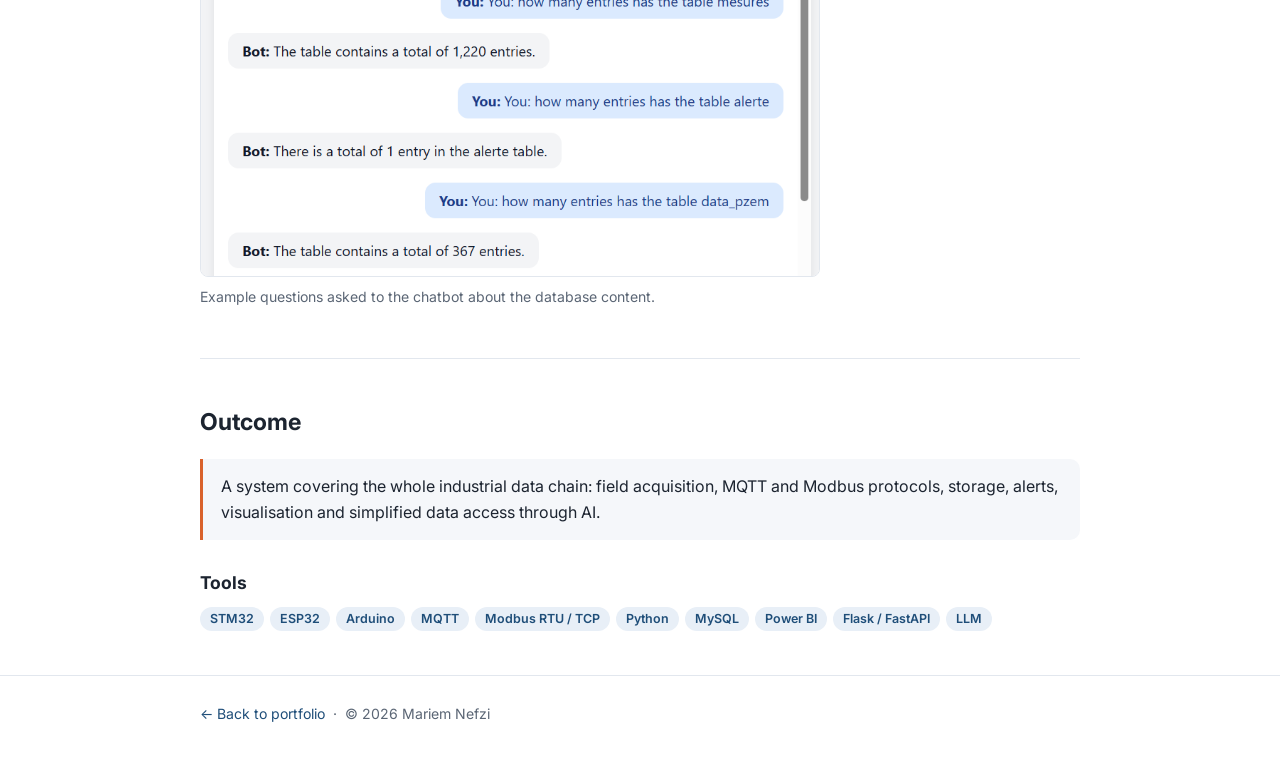
<file: projets/iot-reseau-local.html>
<!doctype html>
<html lang="fr" data-lang="fr"
      data-title-fr="Système IoT d'acquisition et d'analyse de données – Mariem Nefzi"
      data-title-en="IoT data acquisition and analysis system – Mariem Nefzi">
<head>
  <meta charset="utf-8">
  <meta name="viewport" content="width=device-width, initial-scale=1">
  <title>Système IoT d'acquisition et d'analyse de données – Mariem Nefzi</title>
  <meta name="description" content="Projet Réseaux Locaux ENIT : acquisition IoT (STM32, ESP32, compteur PZEM), MQTT et Modbus, base MySQL, alertes e-mail, tableau de bord Power BI et chatbot.">
  <link rel="preconnect" href="https://fonts.googleapis.com">
  <link rel="preconnect" href="https://fonts.gstatic.com" crossorigin>
  <link href="https://fonts.googleapis.com/css2?family=Inter:wght@400;600;700&display=swap" rel="stylesheet">
  <link rel="stylesheet" href="../assets/style.css">
</head>
<body>

<header class="topbar">
  <div class="container">
    <a class="brand" href="../index.html">Mariem Nefzi</a>
    <nav class="nav">
      <a href="#realisation" class="hide-sm"><span class="fr">Réalisation</span><span class="en">Implementation</span></a>
      <a href="../index.html#contact" class="hide-sm">Contact</a>
      <button class="lang-btn" type="button" aria-label="Changer de langue / Switch language">EN</button>
    </nav>
  </div>
</header>

<main class="container">

  <a class="back" href="../index.html#projets">
    <span class="fr">← Tous les projets</span><span class="en">← All projects</span>
  </a>

  <div class="project-head">
    <div class="tags" style="margin-bottom:12px">
      <span class="tag"><span class="fr">Bureau d'Études</span><span class="en">Engineering project</span></span>
      <span class="tag">IoT</span>
      <span class="tag"><span class="fr">Réseaux industriels</span><span class="en">Industrial networks</span></span>
    </div>
    <h1>
      <span class="fr">Système IoT d'acquisition et d'analyse de données</span>
      <span class="en">IoT data acquisition and analysis system</span>
    </h1>
    <p class="lead fr">
      Une chaîne IoT complète, des capteurs jusqu'à l'analyse : mesures environnementales et
      électriques transmises en MQTT et Modbus, stockées dans MySQL, avec alertes par e-mail,
      tableau de bord Power BI et un chatbot capable d'interroger les données.
    </p>
    <p class="lead en">
      A complete IoT chain, from sensors to analysis: environmental and electrical measurements
      sent over MQTT and Modbus, stored in MySQL, with e-mail alerts, a Power BI dashboard and a
      chatbot that can query the data.
    </p>
    <div class="meta">
      <span>ENIT · <span class="fr">Octobre 2025 – Janvier 2026</span><span class="en">October 2025 – January 2026</span></span>
      <span><span class="fr">Projet en binôme avec Bochra El Haj Ahmed</span><span class="en">Team project with Bochra El Haj Ahmed</span></span>
      <span>STM32 · ESP32 · MQTT · Modbus · MySQL · Power BI</span>
    </div>
  </div>

  <section style="padding-top:0;border-top:0">
    <div class="stats">
      <div class="stat">
        <div class="value">2</div>
        <div class="label"><span class="fr">Protocoles industriels : MQTT et Modbus (RTU / TCP)</span><span class="en">Industrial protocols: MQTT and Modbus (RTU / TCP)</span></div>
      </div>
      <div class="stat">
        <div class="value">3</div>
        <div class="label"><span class="fr">Cartes : STM32, ESP32 et Arduino</span><span class="en">Boards: STM32, ESP32 and Arduino</span></div>
      </div>
      <div class="stat">
        <div class="value">E-mail</div>
        <div class="label"><span class="fr">Alerte automatique en cas de dépassement de seuil</span><span class="en">Automatic alert when a threshold is exceeded</span></div>
      </div>
      <div class="stat">
        <div class="value">Chatbot</div>
        <div class="label"><span class="fr">Interrogation des données en langage naturel</span><span class="en">Natural-language queries on the data</span></div>
      </div>
    </div>
  </section>

  <section>
    <h2>Architecture</h2>
    <div class="pipeline" role="img" aria-label="Chaîne : capteurs, communication, stockage, exploitation">
      <div class="stack">
        <div class="step">
          <strong><span class="fr">Carte STM32 B-L475E-IOT01</span><span class="en">STM32 B-L475E-IOT01 board</span></strong>
          <span class="fr">Température, humidité, pression, IMU · MQTT</span>
          <span class="en">Temperature, humidity, pressure, IMU · MQTT</span>
        </div>
        <div class="step">
          <strong><span class="fr">Compteur PZEM-004T + ESP32</span><span class="en">PZEM-004T meter + ESP32</span></strong>
          <span class="fr">Tension, courant, puissance, énergie · Modbus RTU → TCP</span>
          <span class="en">Voltage, current, power, energy · Modbus RTU → TCP</span>
        </div>
      </div>
      <div class="arrow">→</div>
      <div class="step">
        <strong><span class="fr">Clients Python</span><span class="en">Python clients</span></strong>
        <span class="fr">Abonnement MQTT, lecture Modbus TCP, détection des seuils</span>
        <span class="en">MQTT subscription, Modbus TCP reading, threshold detection</span>
      </div>
      <div class="arrow">→</div>
      <div class="stack">
        <div class="step">
          <strong><span class="fr">Base MySQL</span><span class="en">MySQL database</span></strong>
          <span class="fr">Mesures horodatées et alertes</span>
          <span class="en">Timestamped measurements and alerts</span>
        </div>
        <div class="step">
          <strong><span class="fr">Exploitation</span><span class="en">Use</span></strong>
          <span class="fr">Power BI, alertes e-mail, chatbot</span>
          <span class="en">Power BI, e-mail alerts, chatbot</span>
        </div>
      </div>
    </div>
  </section>

  <section id="realisation">
    <h2><span class="fr">Réalisation</span><span class="en">Implementation</span></h2>

    <h3><span class="fr">1. Acquisition et communication</span><span class="en">1. Acquisition and communication</span></h3>
    <p class="fr">
      La carte STM32 se connecte en Wi-Fi et publie les mesures de ses capteurs sur un broker
      <strong>MQTT</strong>. Le compteur d'énergie PZEM est lu par un ESP32 en
      <strong>Modbus RTU</strong> ; l'ESP32 joue aussi le rôle de serveur <strong>Modbus TCP</strong>
      pour rendre ces mesures accessibles sur le réseau. Des scripts Python récupèrent les deux
      flux et les enregistrent dans MySQL.
    </p>
    <p class="en">
      The STM32 board connects over Wi-Fi and publishes its sensor readings to an
      <strong>MQTT</strong> broker. The PZEM energy meter is read by an ESP32 over
      <strong>Modbus RTU</strong>; the ESP32 also acts as a <strong>Modbus TCP</strong> server to
      make these measurements available on the network. Python scripts collect both streams and
      store them in MySQL.
    </p>
    <figure>
      <video controls preload="metadata" playsinline>
        <source src="../assets/img/iot/demo-modbus.mp4" type="video/mp4">
      </video>
      <figcaption>
        <span class="fr">Démonstration : programmation de l'ESP32, puis lecture des mesures du compteur PZEM en Modbus TCP depuis un client Python (18 s).</span>
        <span class="en">Demo: flashing the ESP32, then reading the PZEM meter over Modbus TCP from a Python client (18 s).</span>
      </figcaption>
    </figure>
    <figure style="max-width:620px">
      <img src="../assets/img/iot/lecture-pzem.png" alt="" loading="lazy" width="635" height="277">
      <figcaption>
        <span class="fr">Lecture en direct du compteur PZEM : tension, courant, puissance, énergie, fréquence et facteur de puissance.</span>
        <span class="en">Live PZEM meter reading: voltage, current, power, energy, frequency and power factor. (Labels in French.)</span>
      </figcaption>
    </figure>

    <h3><span class="fr">2. Alertes par e-mail</span><span class="en">2. E-mail alerts</span></h3>
    <p class="fr">
      À chaque nouvelle mesure, la valeur est comparée à un seuil. En cas de dépassement
      (surtension, température élevée, mouvement brusque…), l'alerte est enregistrée en base et
      un e-mail récapitulatif est envoyé automatiquement.
    </p>
    <p class="en">
      Each new measurement is compared with a threshold. When it is exceeded (overvoltage, high
      temperature, sudden movement…), the alert is stored in the database and a summary e-mail
      is sent automatically.
    </p>
    <figure>
      <img src="../assets/img/iot/alertes.png" alt="" loading="lazy" width="990" height="223">
      <figcaption>
        <span class="fr">Chaîne d'alerte : capteurs → base de données → détection du seuil → enregistrement → e-mail.</span>
        <span class="en">Alert chain: sensors → database → threshold detection → logging → e-mail. (Labels in French.)</span>
      </figcaption>
    </figure>

    <h3><span class="fr">3. Tableau de bord Power BI</span><span class="en">3. Power BI dashboard</span></h3>
    <p class="fr">
      Un tableau de bord Power BI connecté à MySQL présente les grandeurs électriques et
      environnementales, leur évolution dans le temps et la liste des alarmes, avec des filtres par période.
    </p>
    <p class="en">
      A Power BI dashboard connected to MySQL shows electrical and environmental values, their
      evolution over time and the list of alarms, with filters by period.
    </p>
    <figure>
      <img src="../assets/img/iot/dashboard-powerbi.png" alt="" loading="lazy" width="735" height="427">
      <figcaption>
        <span class="fr">Tableau de bord Power BI : jauges temps réel, courbes et tableau des alarmes.</span>
        <span class="en">Power BI dashboard: real-time gauges, trends and alarm table. (Labels in French.)</span>
      </figcaption>
    </figure>

    <h3><span class="fr">4. Chatbot connecté aux données</span><span class="en">4. Chatbot connected to the data</span></h3>
    <p class="fr">
      Une application web (backend Python avec API REST et WebSocket) relie un modèle de langage
      (LLM) à la base de données : l'utilisateur pose une question en langage naturel — nombre de
      mesures, température d'une journée… — et obtient une réponse, ou un rapport PDF.
    </p>
    <p class="en">
      A web application (Python backend with REST API and WebSocket) connects a large language
      model (LLM) to the database: the user asks a question in natural language — number of
      records, temperature on a given day… — and gets an answer or a PDF report.
    </p>
    <figure style="max-width:620px">
      <img src="../assets/img/iot/chatbot.png" alt="" loading="lazy" width="869" height="519">
      <figcaption>
        <span class="fr">Exemples de questions posées au chatbot sur le contenu de la base.</span>
        <span class="en">Example questions asked to the chatbot about the database content.</span>
      </figcaption>
    </figure>
  </section>

  <section>
    <h2><span class="fr">Bilan</span><span class="en">Outcome</span></h2>
    <div class="callout fr">
      Un système qui couvre toute la chaîne de la donnée industrielle : acquisition sur le
      terrain, protocoles MQTT et Modbus, stockage, alertes, visualisation et accès simplifié
      aux données grâce à l'IA.
    </div>
    <div class="callout en">
      A system covering the whole industrial data chain: field acquisition, MQTT and Modbus
      protocols, storage, alerts, visualisation and simplified data access through AI.
    </div>
    <h3><span class="fr">Outils</span><span class="en">Tools</span></h3>
    <div class="tags">
      <span class="tag">STM32</span><span class="tag">ESP32</span><span class="tag">Arduino</span>
      <span class="tag">MQTT</span><span class="tag">Modbus RTU / TCP</span><span class="tag">Python</span>
      <span class="tag">MySQL</span><span class="tag">Power BI</span><span class="tag">Flask / FastAPI</span><span class="tag">LLM</span>
    </div>
  </section>

</main>

<footer>
  <div class="container">
    <a href="../index.html">← <span class="fr">Retour au portfolio</span><span class="en">Back to portfolio</span></a>
    &nbsp;·&nbsp; © 2026 Mariem Nefzi
  </div>
</footer>

<script src="../assets/lang.js"></script>
</body>
</html>
</file>
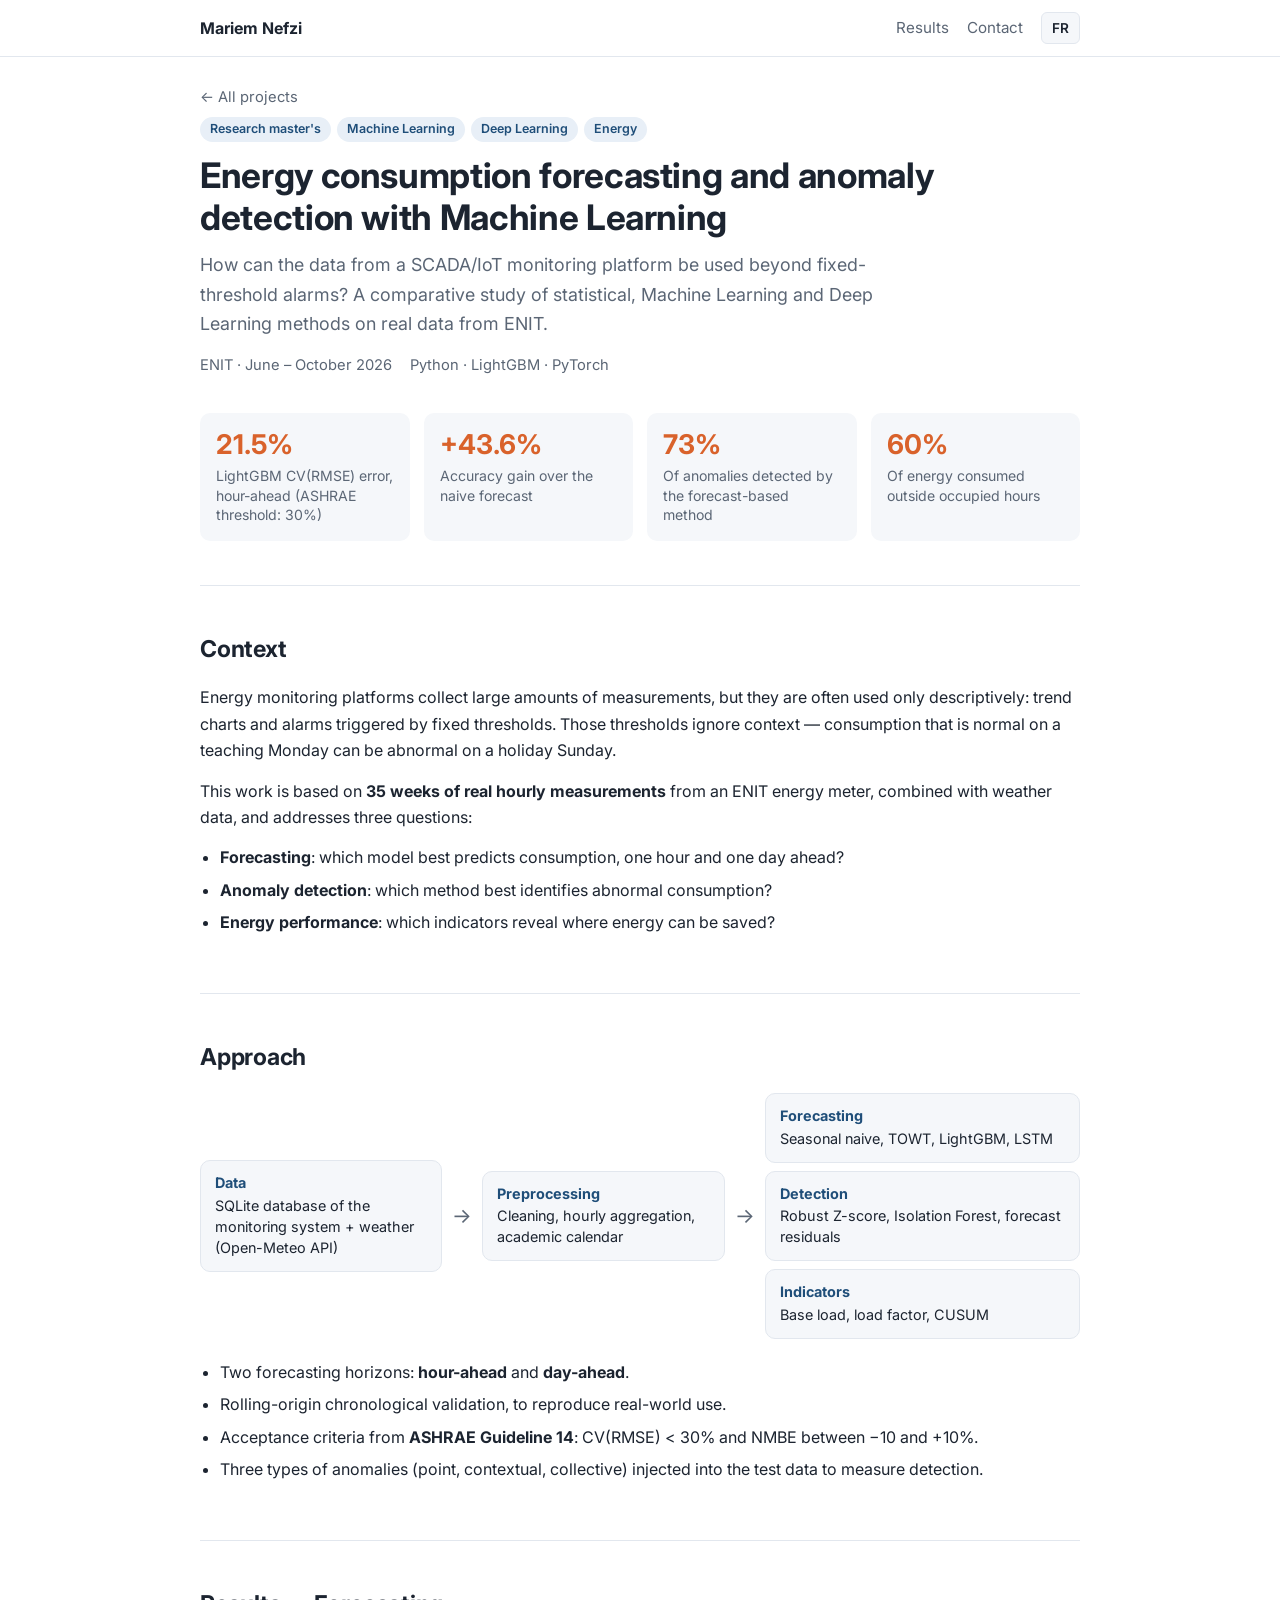
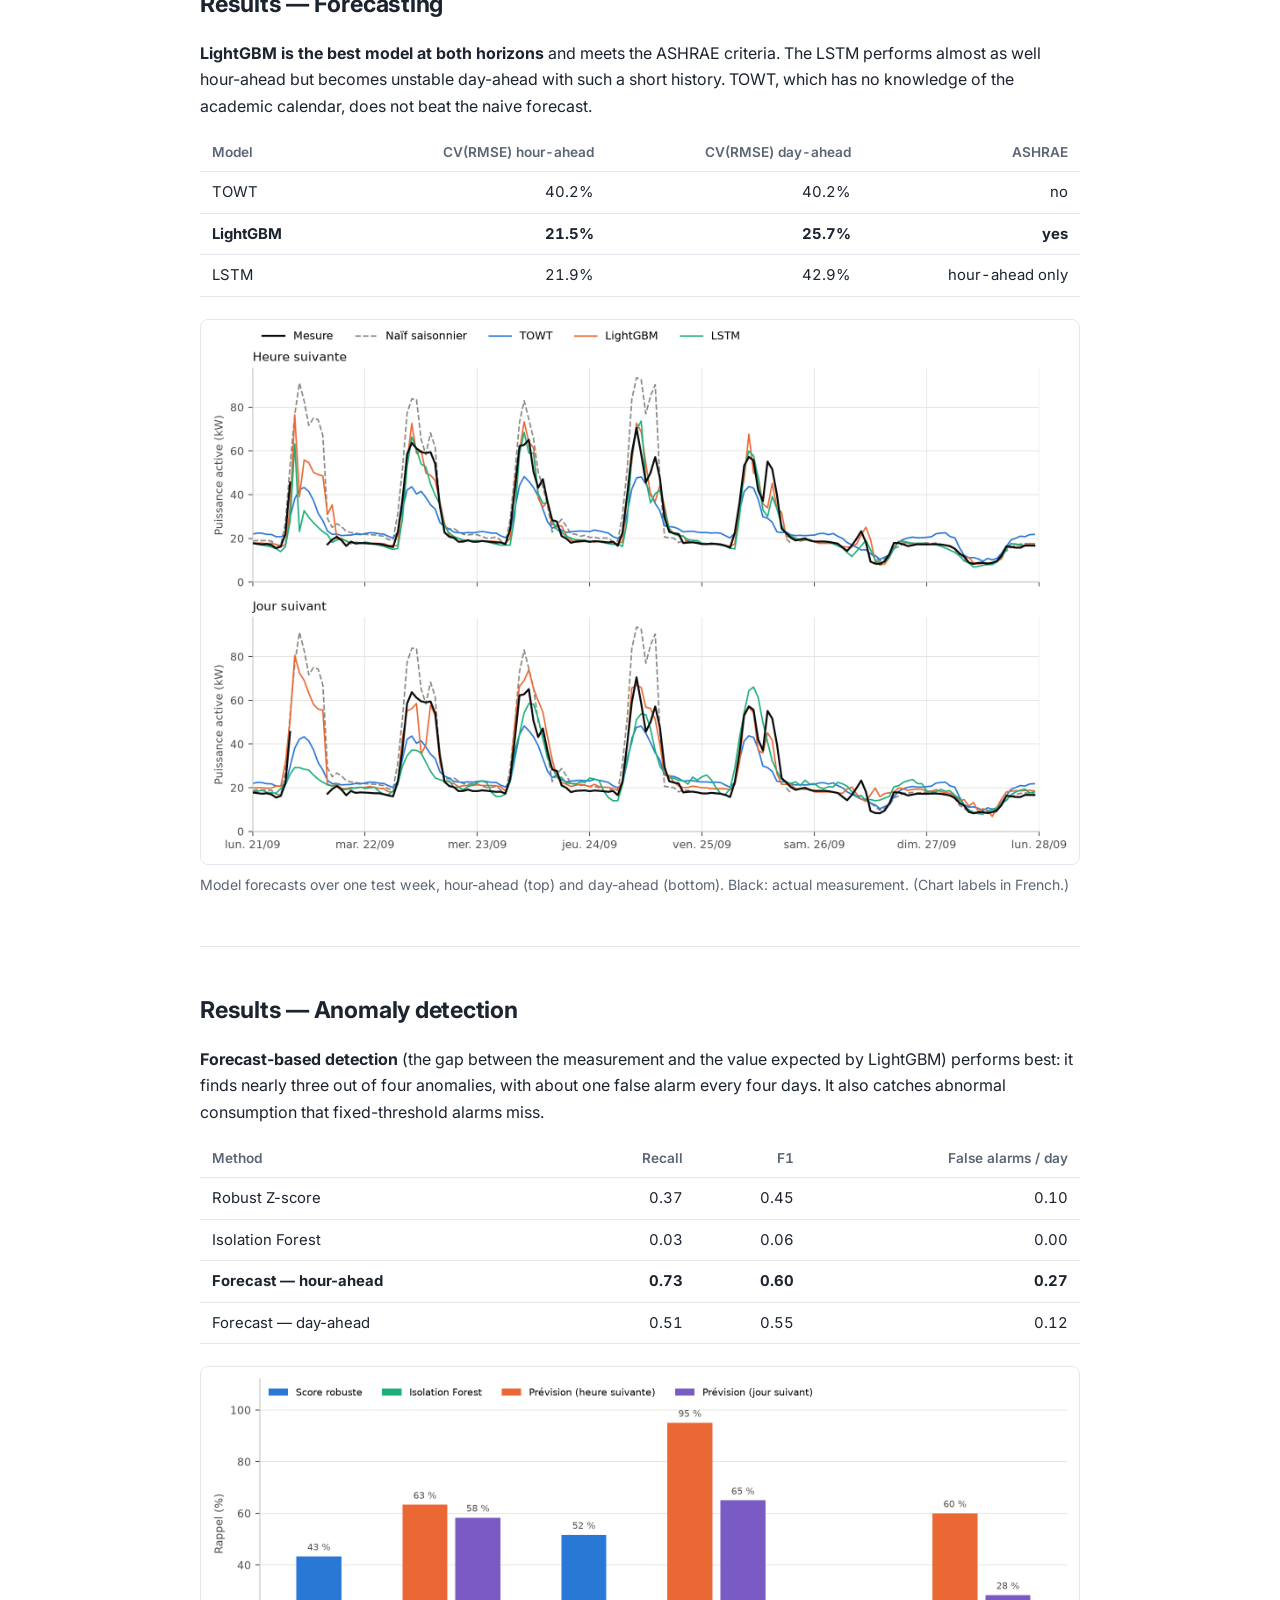
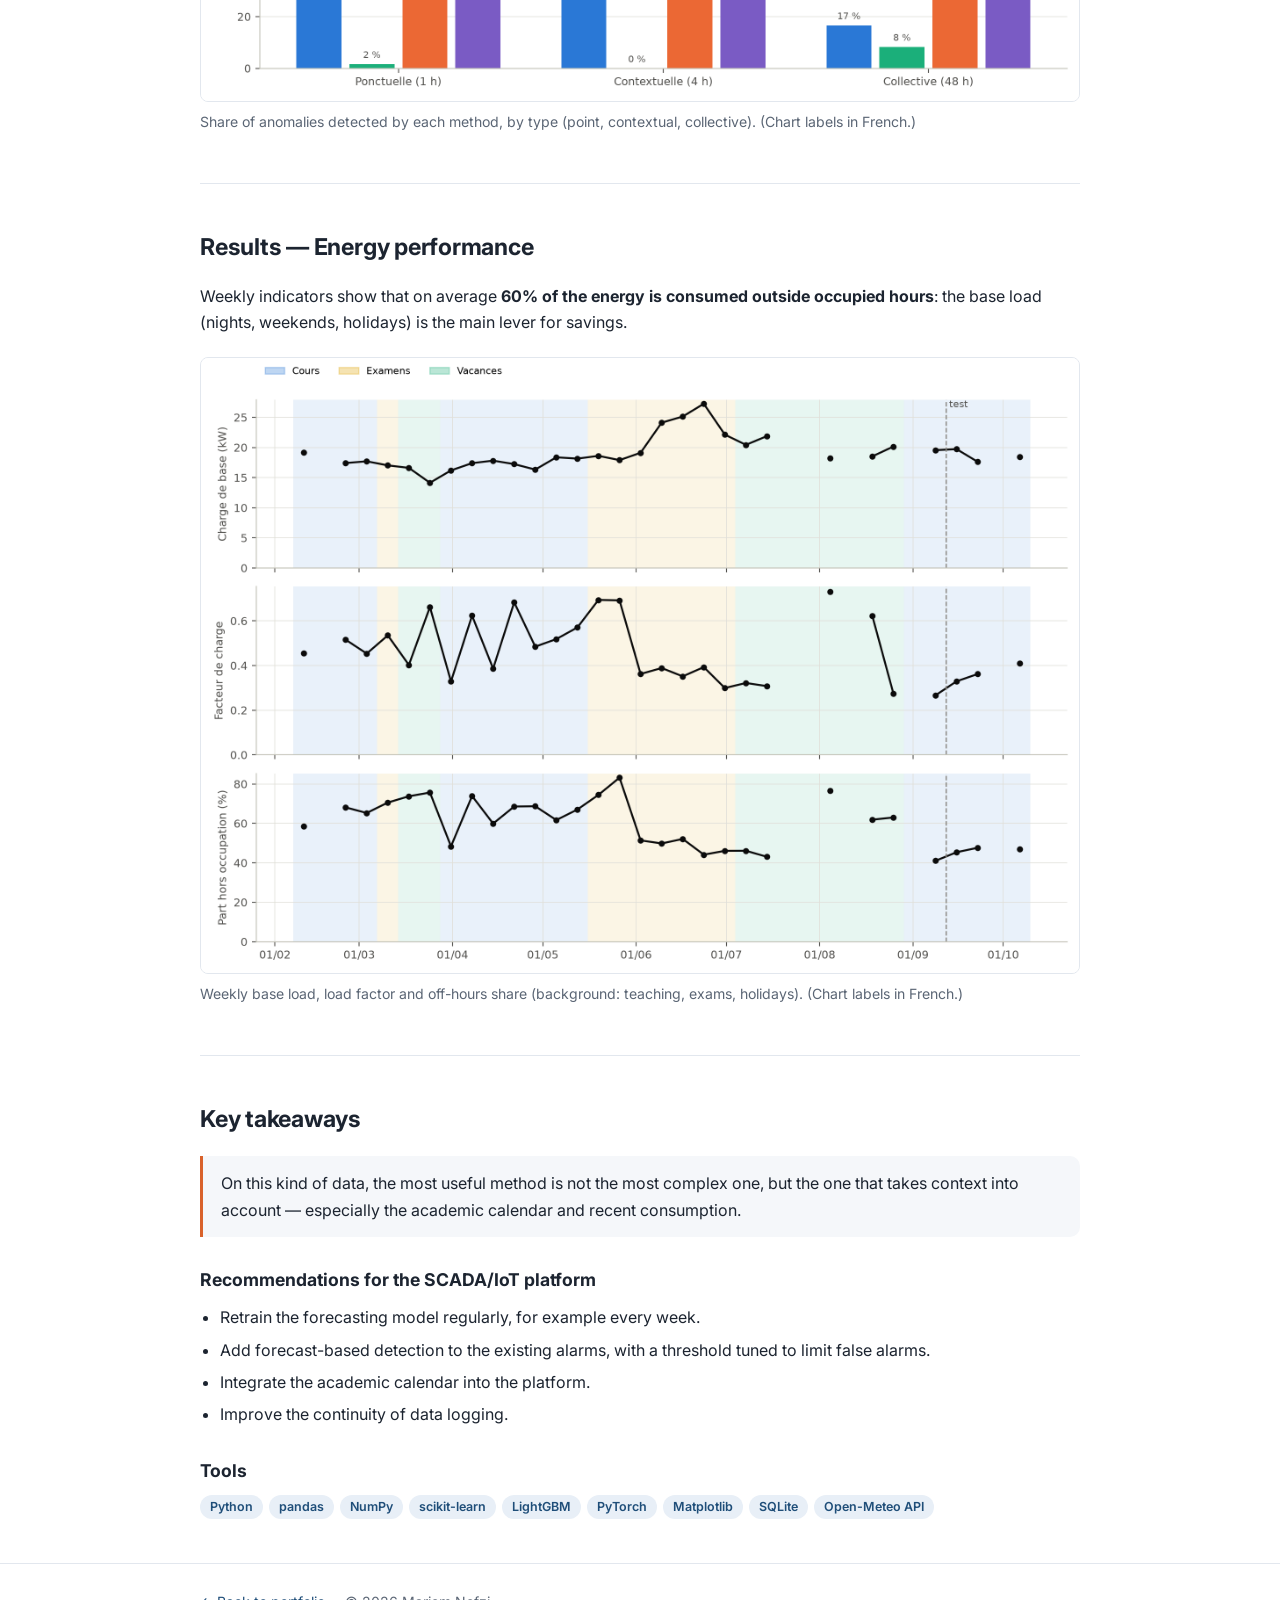
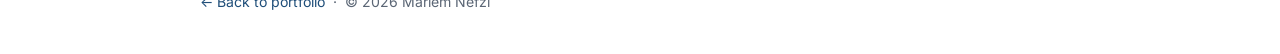
<file: projets/mastere-prevision-energie.html>
<!doctype html>
<html lang="fr" data-lang="fr"
      data-title-fr="Prévision énergétique par Machine Learning – Mariem Nefzi"
      data-title-en="Energy forecasting with Machine Learning – Mariem Nefzi">
<head>
  <meta charset="utf-8">
  <meta name="viewport" content="width=device-width, initial-scale=1">
  <title>Prévision énergétique par Machine Learning – Mariem Nefzi</title>
  <meta name="description" content="Projet de mastère de recherche : prévision de la consommation énergétique et détection d'anomalies par Machine Learning sur des données réelles de l'ENIT.">
  <link rel="preconnect" href="https://fonts.googleapis.com">
  <link rel="preconnect" href="https://fonts.gstatic.com" crossorigin>
  <link href="https://fonts.googleapis.com/css2?family=Inter:wght@400;600;700&display=swap" rel="stylesheet">
  <link rel="stylesheet" href="../assets/style.css">
</head>
<body>

<header class="topbar">
  <div class="container">
    <a class="brand" href="../index.html">Mariem Nefzi</a>
    <nav class="nav">
      <a href="#resultats" class="hide-sm"><span class="fr">Résultats</span><span class="en">Results</span></a>
      <a href="../index.html#contact" class="hide-sm">Contact</a>
      <button class="lang-btn" type="button" aria-label="Changer de langue / Switch language">EN</button>
    </nav>
  </div>
</header>

<main class="container">

  <a class="back" href="../index.html#projets">
    <span class="fr">← Tous les projets</span><span class="en">← All projects</span>
  </a>

  <!-- ===== En-tête ===== -->
  <div class="project-head">
    <div class="tags" style="margin-bottom:12px">
      <span class="tag"><span class="fr">Mastère de recherche</span><span class="en">Research master's</span></span>
      <span class="tag">Machine Learning</span>
      <span class="tag">Deep Learning</span>
      <span class="tag"><span class="fr">Énergie</span><span class="en">Energy</span></span>
    </div>
    <h1>
      <span class="fr">Prévision de la consommation énergétique et détection d'anomalies par Machine Learning</span>
      <span class="en">Energy consumption forecasting and anomaly detection with Machine Learning</span>
    </h1>
    <p class="lead fr">
      Comment exploiter les données d'une plateforme de supervision SCADA/IoT au-delà des
      alarmes à seuils fixes ? Étude comparative de méthodes statistiques, de Machine Learning
      et de Deep Learning sur des données réelles de l'ENIT.
    </p>
    <p class="lead en">
      How can the data from a SCADA/IoT monitoring platform be used beyond fixed-threshold
      alarms? A comparative study of statistical, Machine Learning and Deep Learning methods
      on real data from ENIT.
    </p>
    <div class="meta">
      <span>ENIT · <span class="fr">Juin – Octobre 2026</span><span class="en">June – October 2026</span></span>
      <span>Python · LightGBM · PyTorch</span>
    </div>
  </div>

  <!-- ===== Chiffres clés ===== -->
  <section style="padding-top:0;border-top:0">
    <div class="stats">
      <div class="stat">
        <div class="value">21,5 %</div>
        <div class="label">
          <span class="fr">Erreur CV(RMSE) de LightGBM à l'heure suivante (seuil ASHRAE : 30 %)</span>
          <span class="en">LightGBM CV(RMSE) error, hour-ahead (ASHRAE threshold: 30%)</span>
        </div>
      </div>
      <div class="stat">
        <div class="value">+43,6 %</div>
        <div class="label">
          <span class="fr">Gain de précision par rapport à la prévision naïve</span>
          <span class="en">Accuracy gain over the naive forecast</span>
        </div>
      </div>
      <div class="stat">
        <div class="value">73 %</div>
        <div class="label">
          <span class="fr">Des anomalies détectées par la méthode fondée sur la prévision</span>
          <span class="en">Of anomalies detected by the forecast-based method</span>
        </div>
      </div>
      <div class="stat">
        <div class="value">60 %</div>
        <div class="label">
          <span class="fr">De l'énergie consommée en dehors des heures d'occupation</span>
          <span class="en">Of energy consumed outside occupied hours</span>
        </div>
      </div>
    </div>
  </section>

  <!-- ===== Contexte ===== -->
  <section>
    <h2><span class="fr">Contexte</span><span class="en">Context</span></h2>
    <p class="fr">
      Les plateformes de supervision énergétique collectent beaucoup de mesures, mais leur
      exploitation reste souvent descriptive : des courbes et des alarmes déclenchées par des
      seuils fixes. Ces seuils ne tiennent pas compte du contexte — une consommation normale un
      lundi de cours peut être anormale un dimanche de vacances.
    </p>
    <p class="en">
      Energy monitoring platforms collect large amounts of measurements, but they are often used
      only descriptively: trend charts and alarms triggered by fixed thresholds. Those thresholds
      ignore context — consumption that is normal on a teaching Monday can be abnormal on a
      holiday Sunday.
    </p>
    <p class="fr">
      Ce travail s'appuie sur <strong>35 semaines de mesures horaires réelles</strong> d'un compteur
      de l'ENIT, complétées par des données météo, et traite trois questions :
    </p>
    <p class="en">
      This work is based on <strong>35 weeks of real hourly measurements</strong> from an ENIT
      energy meter, combined with weather data, and addresses three questions:
    </p>
    <ul class="clean fr">
      <li><strong>Prévision</strong> : quel modèle prévoit le mieux la consommation, à l'heure suivante et au jour suivant ?</li>
      <li><strong>Détection d'anomalies</strong> : quelle méthode repère le mieux les consommations anormales ?</li>
      <li><strong>Performance énergétique</strong> : quels indicateurs révèlent les leviers d'économie ?</li>
    </ul>
    <ul class="clean en">
      <li><strong>Forecasting</strong>: which model best predicts consumption, one hour and one day ahead?</li>
      <li><strong>Anomaly detection</strong>: which method best identifies abnormal consumption?</li>
      <li><strong>Energy performance</strong>: which indicators reveal where energy can be saved?</li>
    </ul>
  </section>

  <!-- ===== Démarche ===== -->
  <section>
    <h2><span class="fr">Démarche</span><span class="en">Approach</span></h2>

    <div class="pipeline" role="img" aria-label="Pipeline : données, prétraitement, prévision / détection / indicateurs, recommandations">
      <div class="step">
        <strong><span class="fr">Données</span><span class="en">Data</span></strong>
        <span class="fr">Base SQLite du système de suivi + météo (API Open-Meteo)</span>
        <span class="en">SQLite database of the monitoring system + weather (Open-Meteo API)</span>
      </div>
      <div class="arrow">→</div>
      <div class="step">
        <strong><span class="fr">Prétraitement</span><span class="en">Preprocessing</span></strong>
        <span class="fr">Nettoyage, agrégation horaire, calendrier académique</span>
        <span class="en">Cleaning, hourly aggregation, academic calendar</span>
      </div>
      <div class="arrow">→</div>
      <div class="stack">
        <div class="step">
          <strong><span class="fr">Prévision</span><span class="en">Forecasting</span></strong>
          <span class="fr">Naïf saisonnier, TOWT, LightGBM, LSTM</span>
          <span class="en">Seasonal naive, TOWT, LightGBM, LSTM</span>
        </div>
        <div class="step">
          <strong><span class="fr">Détection</span><span class="en">Detection</span></strong>
          <span class="fr">Z-score robuste, Isolation Forest, écart à la prévision</span>
          <span class="en">Robust Z-score, Isolation Forest, forecast residuals</span>
        </div>
        <div class="step">
          <strong><span class="fr">Indicateurs</span><span class="en">Indicators</span></strong>
          <span class="fr">Charge de base, facteur de charge, CUSUM</span>
          <span class="en">Base load, load factor, CUSUM</span>
        </div>
      </div>
    </div>

    <ul class="clean fr" style="margin-top:20px">
      <li>Deux horizons de prévision : <strong>heure suivante</strong> et <strong>jour suivant</strong>.</li>
      <li>Validation chronologique à origine glissante, pour reproduire une utilisation réelle.</li>
      <li>Critères d'acceptation de l'<strong>ASHRAE Guideline 14</strong> : CV(RMSE) &lt; 30 % et NMBE entre −10 et +10 %.</li>
      <li>Anomalies de trois types (ponctuelles, contextuelles, collectives) insérées dans les données de test pour mesurer la détection.</li>
    </ul>
    <ul class="clean en" style="margin-top:20px">
      <li>Two forecasting horizons: <strong>hour-ahead</strong> and <strong>day-ahead</strong>.</li>
      <li>Rolling-origin chronological validation, to reproduce real-world use.</li>
      <li>Acceptance criteria from <strong>ASHRAE Guideline 14</strong>: CV(RMSE) &lt; 30% and NMBE between −10 and +10%.</li>
      <li>Three types of anomalies (point, contextual, collective) injected into the test data to measure detection.</li>
    </ul>
  </section>

  <!-- ===== Résultats : prévision ===== -->
  <section id="resultats">
    <h2><span class="fr">Résultats — Prévision</span><span class="en">Results — Forecasting</span></h2>
    <p class="fr">
      <strong>LightGBM est le meilleur modèle aux deux horizons</strong> et respecte les critères
      de l'ASHRAE. Le LSTM fait presque aussi bien à l'heure suivante, mais devient instable au
      jour suivant avec un historique aussi court. TOWT, qui ne connaît pas le calendrier
      académique, ne bat pas la prévision naïve.
    </p>
    <p class="en">
      <strong>LightGBM is the best model at both horizons</strong> and meets the ASHRAE criteria.
      The LSTM performs almost as well hour-ahead but becomes unstable day-ahead with such a short
      history. TOWT, which has no knowledge of the academic calendar, does not beat the naive forecast.
    </p>

    <div class="table-wrap">
      <table>
        <thead>
          <tr>
            <th><span class="fr">Modèle</span><span class="en">Model</span></th>
            <th class="num">CV(RMSE) <span class="fr">heure suiv.</span><span class="en">hour-ahead</span></th>
            <th class="num">CV(RMSE) <span class="fr">jour suiv.</span><span class="en">day-ahead</span></th>
            <th class="num">ASHRAE</th>
          </tr>
        </thead>
        <tbody>
          <tr><td>TOWT</td><td class="num">40,2 %</td><td class="num">40,2 %</td><td class="num"><span class="fr">non</span><span class="en">no</span></td></tr>
          <tr class="best"><td>LightGBM</td><td class="num">21,5 %</td><td class="num">25,7 %</td><td class="num"><span class="fr">oui</span><span class="en">yes</span></td></tr>
          <tr><td>LSTM</td><td class="num">21,9 %</td><td class="num">42,9 %</td><td class="num"><span class="fr">h+1 seulement</span><span class="en">hour-ahead only</span></td></tr>
        </tbody>
      </table>
    </div>

    <figure>
      <img src="../assets/img/mastere/prev_semaine_test.png" alt="" loading="lazy" width="2000" height="1240">
      <figcaption>
        <span class="fr">Prévisions des modèles sur une semaine de test, à l'heure suivante (haut) et au jour suivant (bas). En noir : la mesure réelle.</span>
        <span class="en">Model forecasts over one test week, hour-ahead (top) and day-ahead (bottom). Black: actual measurement. (Chart labels in French.)</span>
      </figcaption>
    </figure>
  </section>

  <!-- ===== Résultats : détection ===== -->
  <section>
    <h2><span class="fr">Résultats — Détection d'anomalies</span><span class="en">Results — Anomaly detection</span></h2>
    <p class="fr">
      La <strong>détection fondée sur la prévision</strong> (écart entre la mesure et la valeur
      attendue par LightGBM) est la plus efficace : elle retrouve près de trois anomalies sur
      quatre, avec environ une fausse alarme tous les quatre jours. Elle repère aussi des
      consommations anormales que les alarmes à seuils fixes ne voient pas.
    </p>
    <p class="en">
      <strong>Forecast-based detection</strong> (the gap between the measurement and the value
      expected by LightGBM) performs best: it finds nearly three out of four anomalies, with about
      one false alarm every four days. It also catches abnormal consumption that fixed-threshold
      alarms miss.
    </p>

    <div class="table-wrap">
      <table>
        <thead>
          <tr>
            <th><span class="fr">Méthode</span><span class="en">Method</span></th>
            <th class="num"><span class="fr">Rappel</span><span class="en">Recall</span></th>
            <th class="num">F1</th>
            <th class="num"><span class="fr">Fausses alarmes / jour</span><span class="en">False alarms / day</span></th>
          </tr>
        </thead>
        <tbody>
          <tr><td><span class="fr">Z-score robuste</span><span class="en">Robust Z-score</span></td><td class="num">0,37</td><td class="num">0,45</td><td class="num">0,10</td></tr>
          <tr><td>Isolation Forest</td><td class="num">0,03</td><td class="num">0,06</td><td class="num">0,00</td></tr>
          <tr class="best"><td><span class="fr">Prévision — heure suivante</span><span class="en">Forecast — hour-ahead</span></td><td class="num">0,73</td><td class="num">0,60</td><td class="num">0,27</td></tr>
          <tr><td><span class="fr">Prévision — jour suivant</span><span class="en">Forecast — day-ahead</span></td><td class="num">0,51</td><td class="num">0,55</td><td class="num">0,12</td></tr>
        </tbody>
      </table>
    </div>

    <figure>
      <img src="../assets/img/mastere/det_rappel_type.png" alt="" loading="lazy" width="2000" height="760">
      <figcaption>
        <span class="fr">Part des anomalies détectées par chaque méthode, selon leur type (ponctuelle, contextuelle, collective).</span>
        <span class="en">Share of anomalies detected by each method, by type (point, contextual, collective). (Chart labels in French.)</span>
      </figcaption>
    </figure>
  </section>

  <!-- ===== Résultats : indicateurs ===== -->
  <section>
    <h2><span class="fr">Résultats — Performance énergétique</span><span class="en">Results — Energy performance</span></h2>
    <p class="fr">
      Les indicateurs hebdomadaires montrent qu'en moyenne <strong>60 % de l'énergie est consommée
      en dehors des heures d'occupation</strong> : la charge de base (nuits, week-ends, vacances)
      est le principal levier d'économie.
    </p>
    <p class="en">
      Weekly indicators show that on average <strong>60% of the energy is consumed outside occupied
      hours</strong>: the base load (nights, weekends, holidays) is the main lever for savings.
    </p>
    <figure>
      <img src="../assets/img/mastere/kpi_classiques.png" alt="" loading="lazy" width="2000" height="1400">
      <figcaption>
        <span class="fr">Évolution hebdomadaire de la charge de base, du facteur de charge et de la part hors occupation (fond coloré : cours, examens, vacances).</span>
        <span class="en">Weekly base load, load factor and off-hours share (background: teaching, exams, holidays). (Chart labels in French.)</span>
      </figcaption>
    </figure>
  </section>

  <!-- ===== Conclusions ===== -->
  <section>
    <h2><span class="fr">Ce que j'en retiens</span><span class="en">Key takeaways</span></h2>
    <div class="callout fr">
      Sur ce type de données, la méthode la plus utile n'est pas la plus complexe, mais celle qui
      tient compte du contexte — en particulier le calendrier académique et la consommation récente.
    </div>
    <div class="callout en">
      On this kind of data, the most useful method is not the most complex one, but the one that
      takes context into account — especially the academic calendar and recent consumption.
    </div>
    <h3><span class="fr">Recommandations pour la plateforme SCADA/IoT</span><span class="en">Recommendations for the SCADA/IoT platform</span></h3>
    <ul class="clean fr">
      <li>Réentraîner le modèle de prévision régulièrement, par exemple chaque semaine.</li>
      <li>Ajouter la détection par prévision aux alarmes existantes, avec un seuil réglé pour limiter les fausses alarmes.</li>
      <li>Intégrer le calendrier académique à la plateforme.</li>
      <li>Améliorer la continuité de l'enregistrement des mesures.</li>
    </ul>
    <ul class="clean en">
      <li>Retrain the forecasting model regularly, for example every week.</li>
      <li>Add forecast-based detection to the existing alarms, with a threshold tuned to limit false alarms.</li>
      <li>Integrate the academic calendar into the platform.</li>
      <li>Improve the continuity of data logging.</li>
    </ul>

    <h3><span class="fr">Outils</span><span class="en">Tools</span></h3>
    <div class="tags">
      <span class="tag">Python</span><span class="tag">pandas</span><span class="tag">NumPy</span>
      <span class="tag">scikit-learn</span><span class="tag">LightGBM</span><span class="tag">PyTorch</span>
      <span class="tag">Matplotlib</span><span class="tag">SQLite</span><span class="tag">Open-Meteo API</span>
    </div>
  </section>

</main>

<footer>
  <div class="container">
    <a href="../index.html">← <span class="fr">Retour au portfolio</span><span class="en">Back to portfolio</span></a>
    &nbsp;·&nbsp; © 2026 Mariem Nefzi
  </div>
</footer>

<script src="../assets/lang.js"></script>
</body>
</html>
</file>
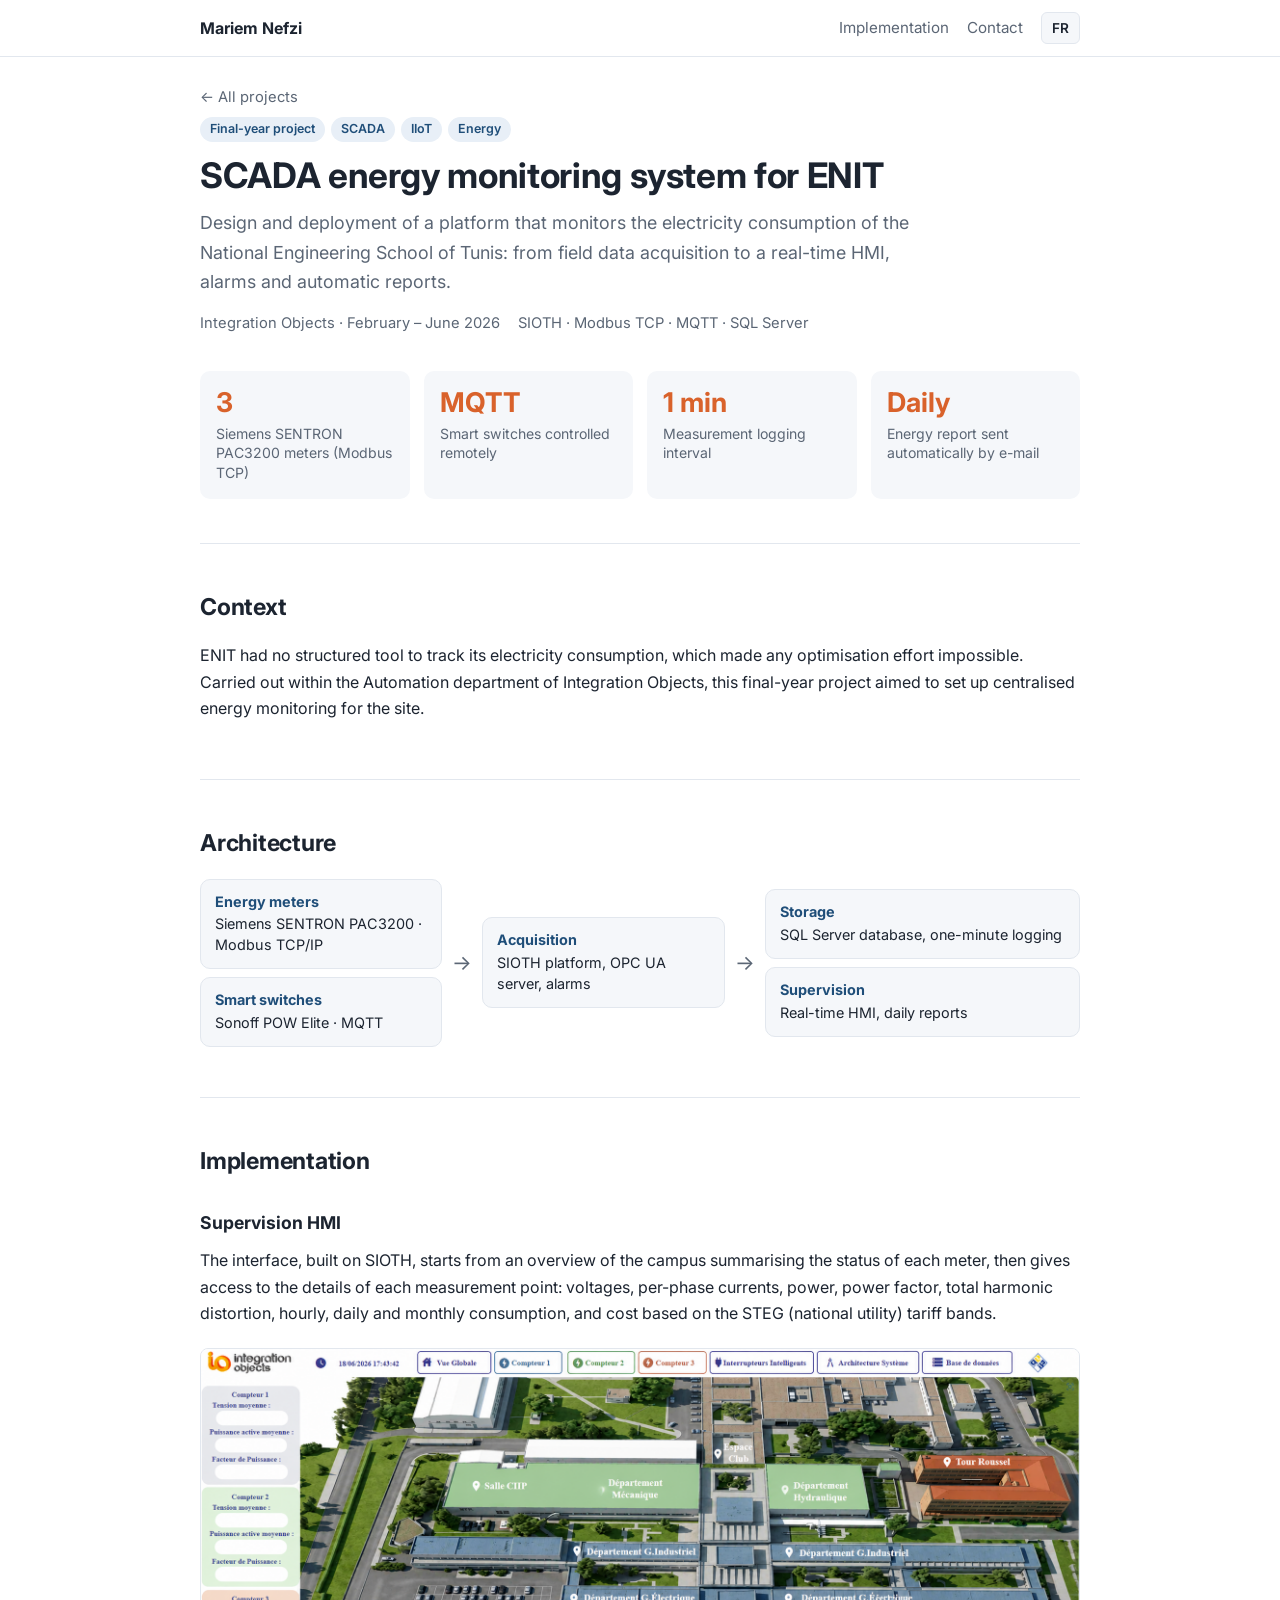
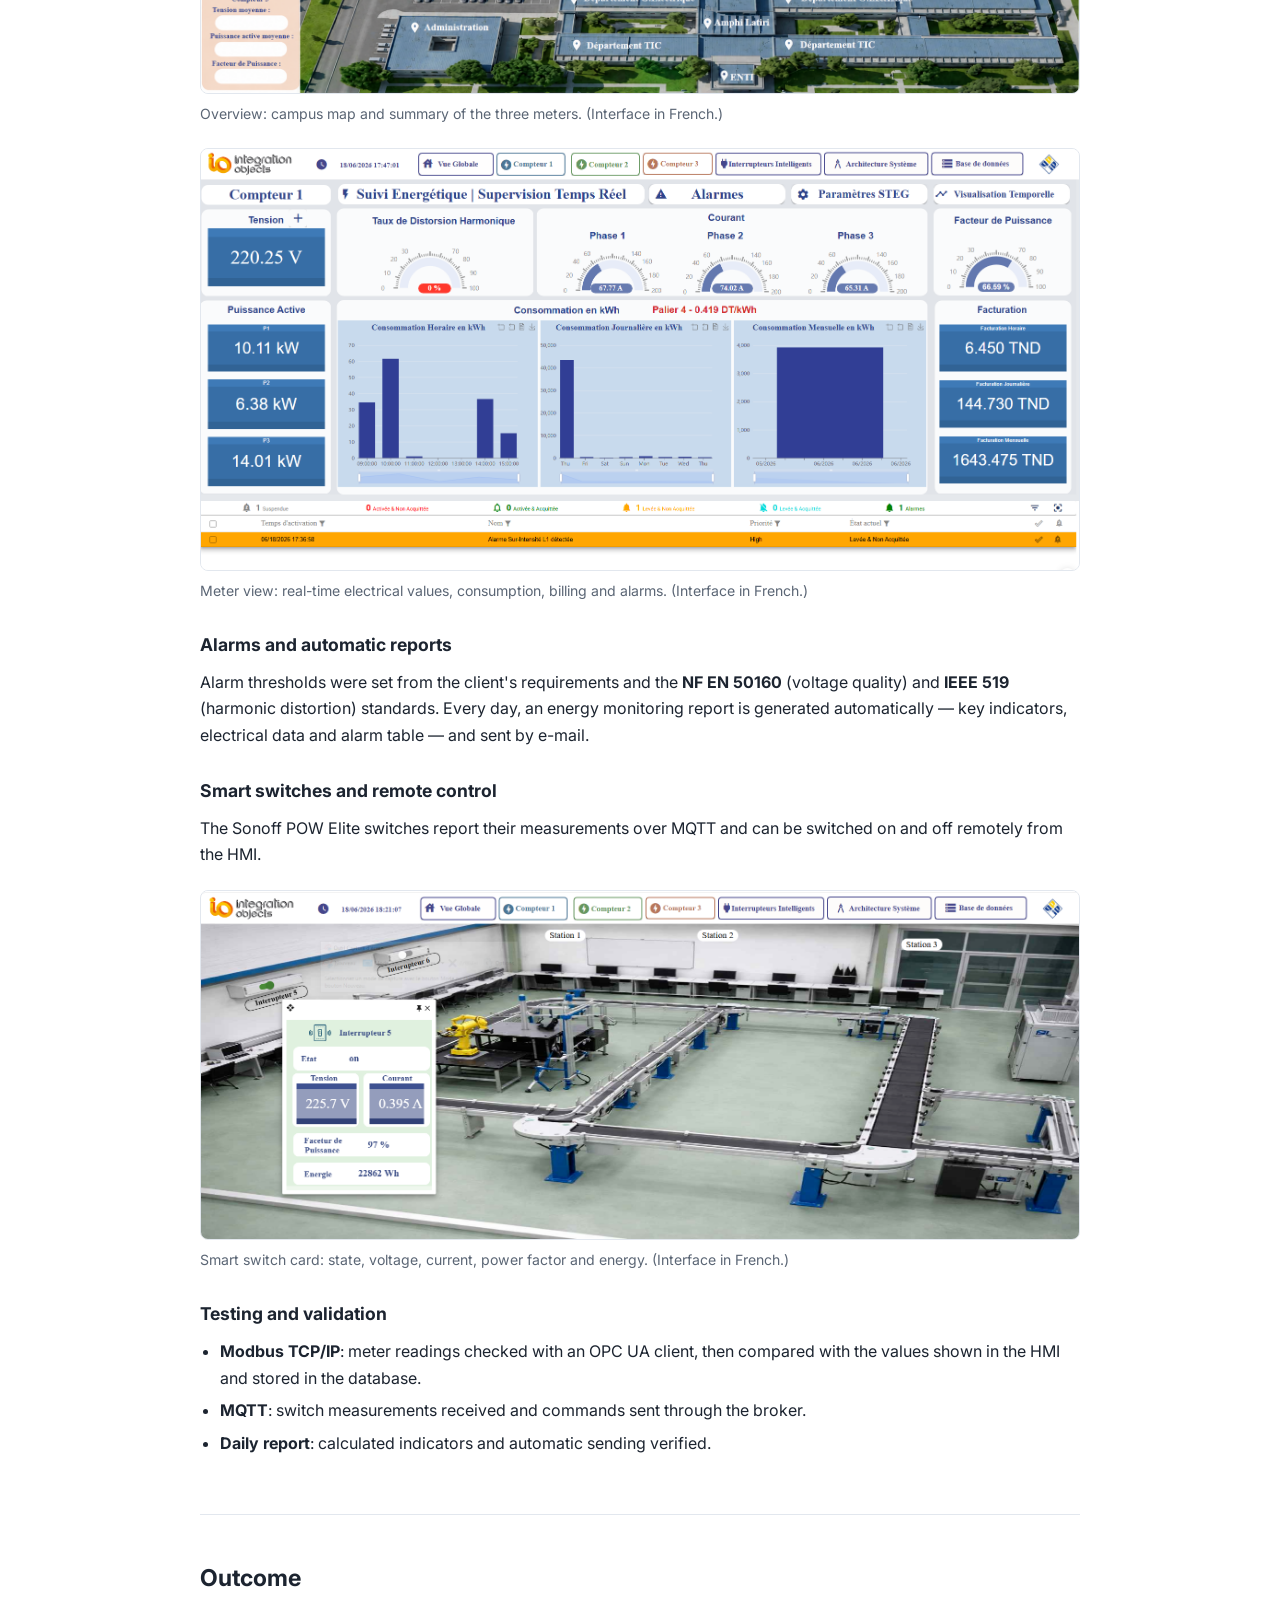
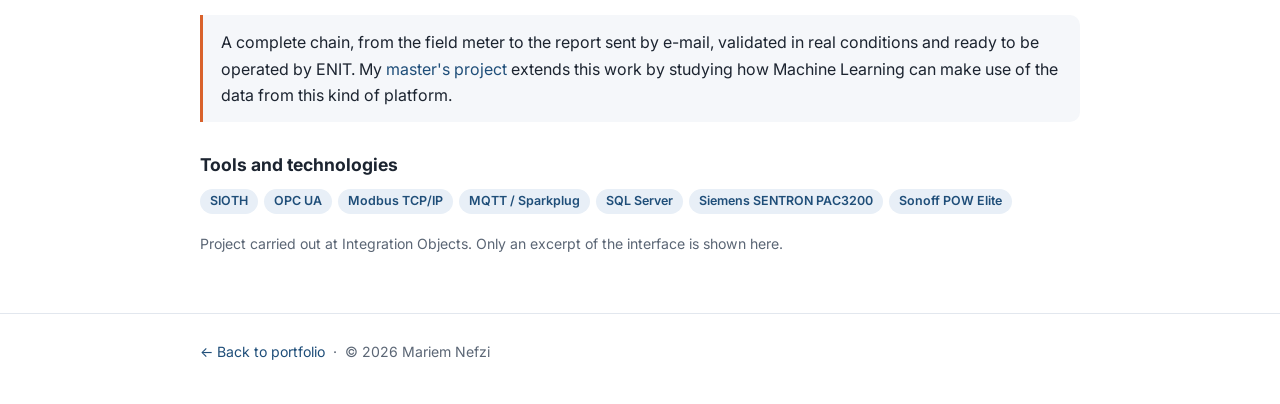
<file: projets/pfe-supervision-scada.html>
<!doctype html>
<html lang="fr" data-lang="fr"
      data-title-fr="Supervision énergétique SCADA de l'ENIT – Mariem Nefzi"
      data-title-en="SCADA energy monitoring for ENIT – Mariem Nefzi">
<head>
  <meta charset="utf-8">
  <meta name="viewport" content="width=device-width, initial-scale=1">
  <title>Supervision énergétique SCADA de l'ENIT – Mariem Nefzi</title>
  <meta name="description" content="Projet de fin d'études chez Integration Objects : conception et déploiement d'un système SCADA de supervision énergétique pour l'ENIT (Modbus, MQTT, SQL Server, IHM temps réel, rapports automatiques).">
  <link rel="preconnect" href="https://fonts.googleapis.com">
  <link rel="preconnect" href="https://fonts.gstatic.com" crossorigin>
  <link href="https://fonts.googleapis.com/css2?family=Inter:wght@400;600;700&display=swap" rel="stylesheet">
  <link rel="stylesheet" href="../assets/style.css">
</head>
<body>

<header class="topbar">
  <div class="container">
    <a class="brand" href="../index.html">Mariem Nefzi</a>
    <nav class="nav">
      <a href="#realisation" class="hide-sm"><span class="fr">Réalisation</span><span class="en">Implementation</span></a>
      <a href="../index.html#contact" class="hide-sm">Contact</a>
      <button class="lang-btn" type="button" aria-label="Changer de langue / Switch language">EN</button>
    </nav>
  </div>
</header>

<main class="container">

  <a class="back" href="../index.html#projets">
    <span class="fr">← Tous les projets</span><span class="en">← All projects</span>
  </a>

  <!-- ===== En-tête ===== -->
  <div class="project-head">
    <div class="tags" style="margin-bottom:12px">
      <span class="tag"><span class="fr">Projet de fin d'études</span><span class="en">Final-year project</span></span>
      <span class="tag">SCADA</span>
      <span class="tag">IIoT</span>
      <span class="tag"><span class="fr">Énergie</span><span class="en">Energy</span></span>
    </div>
    <h1>
      <span class="fr">Système SCADA de supervision énergétique pour l'ENIT</span>
      <span class="en">SCADA energy monitoring system for ENIT</span>
    </h1>
    <p class="lead fr">
      Conception et déploiement d'une plateforme de supervision de la consommation électrique
      de l'École Nationale d'Ingénieurs de Tunis : de l'acquisition des mesures sur le terrain
      jusqu'à l'IHM temps réel, aux alarmes et aux rapports automatiques.
    </p>
    <p class="lead en">
      Design and deployment of a platform that monitors the electricity consumption of the
      National Engineering School of Tunis: from field data acquisition to a real-time HMI,
      alarms and automatic reports.
    </p>
    <div class="meta">
      <span>Integration Objects · <span class="fr">Février – Juin 2026</span><span class="en">February – June 2026</span></span>
      <span>SIOTH · Modbus TCP · MQTT · SQL Server</span>
    </div>
  </div>

  <!-- ===== Chiffres clés ===== -->
  <section style="padding-top:0;border-top:0">
    <div class="stats">
      <div class="stat">
        <div class="value">3</div>
        <div class="label"><span class="fr">Compteurs Siemens SENTRON PAC3200 (Modbus TCP)</span><span class="en">Siemens SENTRON PAC3200 meters (Modbus TCP)</span></div>
      </div>
      <div class="stat">
        <div class="value">MQTT</div>
        <div class="label"><span class="fr">Interrupteurs intelligents commandés à distance</span><span class="en">Smart switches controlled remotely</span></div>
      </div>
      <div class="stat">
        <div class="value">1 min</div>
        <div class="label"><span class="fr">Pas d'enregistrement des mesures en base</span><span class="en">Measurement logging interval</span></div>
      </div>
      <div class="stat">
        <div class="value"><span class="fr">Quotidien</span><span class="en">Daily</span></div>
        <div class="label"><span class="fr">Rapport énergétique envoyé automatiquement par e-mail</span><span class="en">Energy report sent automatically by e-mail</span></div>
      </div>
    </div>
  </section>

  <!-- ===== Contexte ===== -->
  <section>
    <h2><span class="fr">Contexte</span><span class="en">Context</span></h2>
    <p class="fr">
      L'ENIT ne disposait d'aucun outil structuré pour suivre sa consommation électrique, ce qui
      rendait impossible toute démarche d'optimisation. Réalisé au sein du département
      Automatisation d'Integration Objects, ce projet de fin d'études visait à mettre en place
      une supervision énergétique centralisée du site.
    </p>
    <p class="en">
      ENIT had no structured tool to track its electricity consumption, which made any
      optimisation effort impossible. Carried out within the Automation department of
      Integration Objects, this final-year project aimed to set up centralised energy monitoring for the site.
    </p>
  </section>

  <!-- ===== Architecture ===== -->
  <section>
    <h2><span class="fr">Architecture</span><span class="en">Architecture</span></h2>

    <div class="pipeline" role="img" aria-label="Chaîne : terrain, acquisition, stockage et supervision">
      <div class="stack">
        <div class="step">
          <strong><span class="fr">Compteurs d'énergie</span><span class="en">Energy meters</span></strong>
          Siemens SENTRON PAC3200 · Modbus TCP/IP
        </div>
        <div class="step">
          <strong><span class="fr">Interrupteurs intelligents</span><span class="en">Smart switches</span></strong>
          Sonoff POW Elite · MQTT
        </div>
      </div>
      <div class="arrow">→</div>
      <div class="step">
        <strong><span class="fr">Acquisition</span><span class="en">Acquisition</span></strong>
        <span class="fr">Plateforme SIOTH, serveur OPC UA, alarmes</span>
        <span class="en">SIOTH platform, OPC UA server, alarms</span>
      </div>
      <div class="arrow">→</div>
      <div class="stack">
        <div class="step">
          <strong><span class="fr">Stockage</span><span class="en">Storage</span></strong>
          <span class="fr">Base SQL Server, enregistrement minutaire</span>
          <span class="en">SQL Server database, one-minute logging</span>
        </div>
        <div class="step">
          <strong><span class="fr">Supervision</span><span class="en">Supervision</span></strong>
          <span class="fr">IHM temps réel, rapports journaliers</span>
          <span class="en">Real-time HMI, daily reports</span>
        </div>
      </div>
    </div>
  </section>

  <!-- ===== Réalisation ===== -->
  <section id="realisation">
    <h2><span class="fr">Réalisation</span><span class="en">Implementation</span></h2>

    <h3><span class="fr">IHM de supervision</span><span class="en">Supervision HMI</span></h3>
    <p class="fr">
      L'interface, développée sous SIOTH, part d'une vue globale du campus qui résume l'état de
      chaque compteur, puis donne accès au détail de chaque point de mesure : tensions, courants
      par phase, puissances, facteur de puissance, taux de distorsion harmonique, consommation
      horaire, journalière et mensuelle, et coût selon les paliers tarifaires de la STEG.
    </p>
    <p class="en">
      The interface, built on SIOTH, starts from an overview of the campus summarising the status
      of each meter, then gives access to the details of each measurement point: voltages,
      per-phase currents, power, power factor, total harmonic distortion, hourly, daily and monthly
      consumption, and cost based on the STEG (national utility) tariff bands.
    </p>
    <figure>
      <img src="../assets/img/pfe/vue-globale.png" alt="" loading="lazy" width="1822" height="714">
      <figcaption>
        <span class="fr">Vue globale : plan du campus et synthèse des trois compteurs.</span>
        <span class="en">Overview: campus map and summary of the three meters. (Interface in French.)</span>
      </figcaption>
    </figure>
    <figure>
      <img src="../assets/img/pfe/supervision-compteur.png" alt="" loading="lazy" width="1907" height="914">
      <figcaption>
        <span class="fr">Supervision d'un compteur : grandeurs électriques en temps réel, consommation, facturation et alarmes.</span>
        <span class="en">Meter view: real-time electrical values, consumption, billing and alarms. (Interface in French.)</span>
      </figcaption>
    </figure>

    <h3><span class="fr">Alarmes et rapports automatiques</span><span class="en">Alarms and automatic reports</span></h3>
    <p class="fr">
      Les seuils d'alarme ont été définis à partir des besoins du client et des normes
      <strong>NF EN 50160</strong> (qualité de la tension) et <strong>IEEE 519</strong>
      (distorsion harmonique). Chaque jour, un rapport de supervision énergétique est généré
      automatiquement — indicateurs clés, données électriques et tableau des alarmes — puis
      envoyé par e-mail.
    </p>
    <p class="en">
      Alarm thresholds were set from the client's requirements and the <strong>NF EN 50160</strong>
      (voltage quality) and <strong>IEEE 519</strong> (harmonic distortion) standards. Every day, an
      energy monitoring report is generated automatically — key indicators, electrical data and
      alarm table — and sent by e-mail.
    </p>

    <h3><span class="fr">Interrupteurs intelligents et commande à distance</span><span class="en">Smart switches and remote control</span></h3>
    <p class="fr">
      Les interrupteurs Sonoff POW Elite remontent leurs mesures par MQTT et peuvent être
      commandés à distance depuis l'IHM (marche / arrêt).
    </p>
    <p class="en">
      The Sonoff POW Elite switches report their measurements over MQTT and can be switched
      on and off remotely from the HMI.
    </p>
    <figure>
      <img src="../assets/img/pfe/interrupteur.png" alt="" loading="lazy" width="1902" height="755">
      <figcaption>
        <span class="fr">Fiche d'un interrupteur intelligent : état, tension, courant, facteur de puissance et énergie.</span>
        <span class="en">Smart switch card: state, voltage, current, power factor and energy. (Interface in French.)</span>
      </figcaption>
    </figure>

    <h3><span class="fr">Tests et validation</span><span class="en">Testing and validation</span></h3>
    <ul class="clean fr">
      <li><strong>Modbus TCP/IP</strong> : lecture des compteurs vérifiée avec un client OPC UA, puis comparée aux valeurs affichées dans l'IHM et enregistrées en base.</li>
      <li><strong>MQTT</strong> : réception des mesures des interrupteurs et envoi de commandes via le broker.</li>
      <li><strong>Rapport journalier</strong> : contrôle des indicateurs calculés et de l'envoi automatique.</li>
    </ul>
    <ul class="clean en">
      <li><strong>Modbus TCP/IP</strong>: meter readings checked with an OPC UA client, then compared with the values shown in the HMI and stored in the database.</li>
      <li><strong>MQTT</strong>: switch measurements received and commands sent through the broker.</li>
      <li><strong>Daily report</strong>: calculated indicators and automatic sending verified.</li>
    </ul>
  </section>

  <!-- ===== Bilan ===== -->
  <section>
    <h2><span class="fr">Bilan</span><span class="en">Outcome</span></h2>
    <div class="callout fr">
      Une chaîne complète, du compteur sur le terrain jusqu'au rapport envoyé par e-mail, validée
      en conditions réelles et prête à être exploitée par l'ENIT. Mon
      <a href="mastere-prevision-energie.html">projet de mastère</a> prolonge ce travail en étudiant
      l'apport du Machine Learning pour exploiter les données de ce type de plateforme.
    </div>
    <div class="callout en">
      A complete chain, from the field meter to the report sent by e-mail, validated in real
      conditions and ready to be operated by ENIT. My
      <a href="mastere-prevision-energie.html">master's project</a> extends this work by studying
      how Machine Learning can make use of the data from this kind of platform.
    </div>

    <h3><span class="fr">Outils et technologies</span><span class="en">Tools and technologies</span></h3>
    <div class="tags">
      <span class="tag">SIOTH</span><span class="tag">OPC UA</span><span class="tag">Modbus TCP/IP</span>
      <span class="tag">MQTT / Sparkplug</span><span class="tag">SQL Server</span>
      <span class="tag">Siemens SENTRON PAC3200</span><span class="tag">Sonoff POW Elite</span>
    </div>
    <p class="muted" style="margin-top:18px;font-size:0.88rem">
      <span class="fr">Projet réalisé chez Integration Objects. Seul un extrait de l'interface est présenté ici.</span>
      <span class="en">Project carried out at Integration Objects. Only an excerpt of the interface is shown here.</span>
    </p>
  </section>

</main>

<footer>
  <div class="container">
    <a href="../index.html">← <span class="fr">Retour au portfolio</span><span class="en">Back to portfolio</span></a>
    &nbsp;·&nbsp; © 2026 Mariem Nefzi
  </div>
</footer>

<script src="../assets/lang.js"></script>
</body>
</html>
</file>
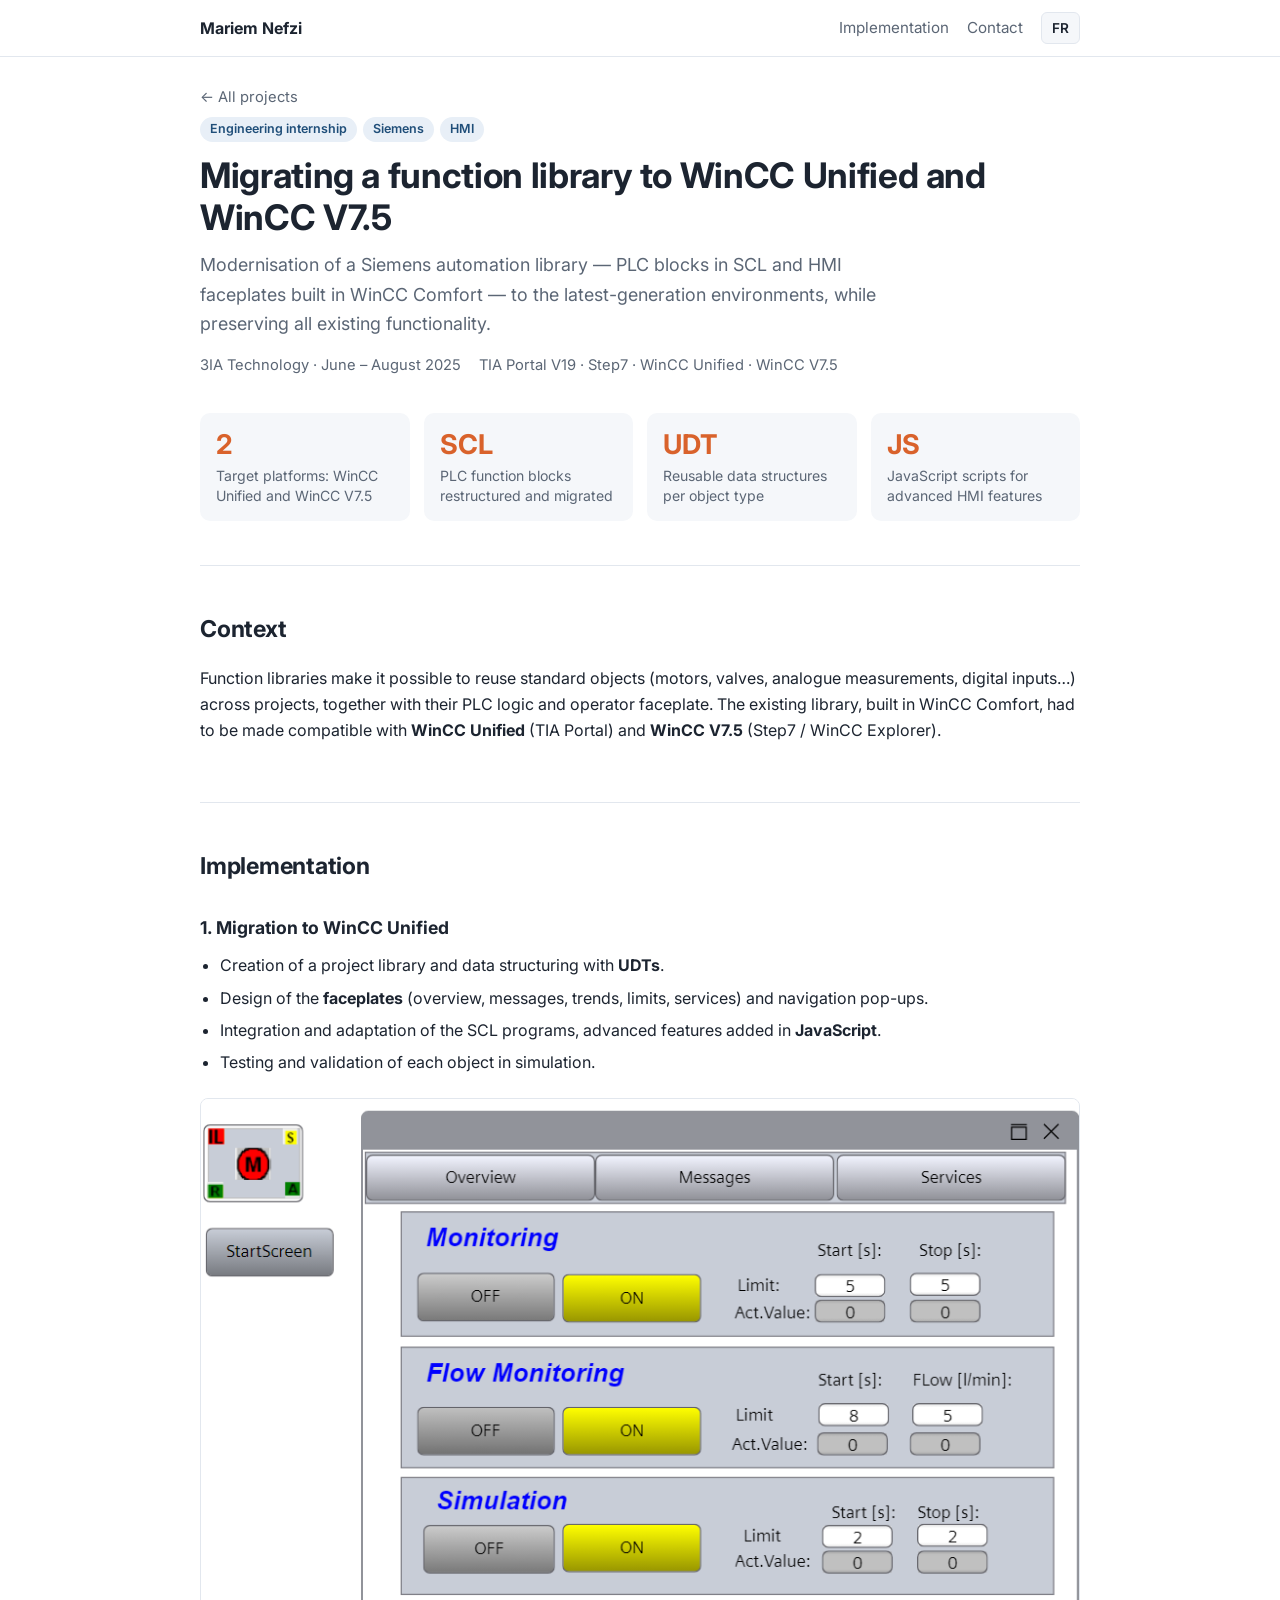
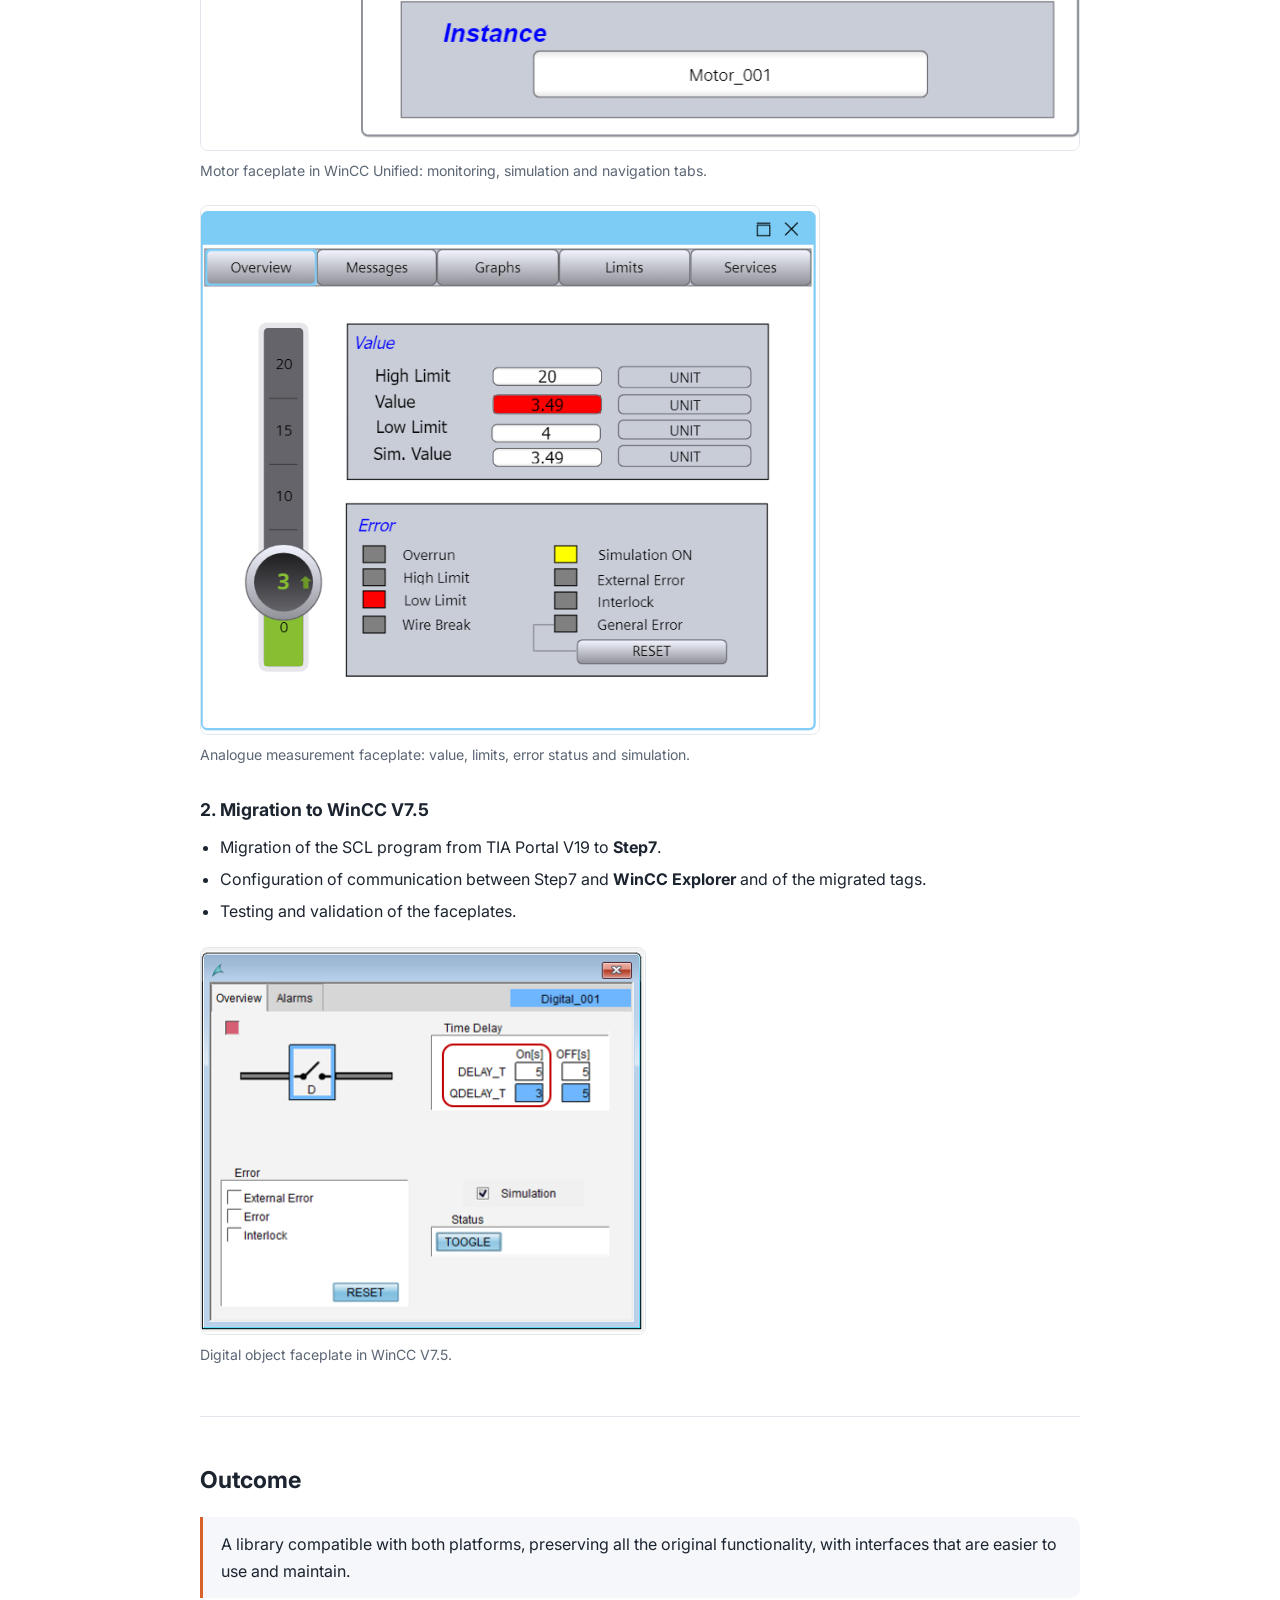
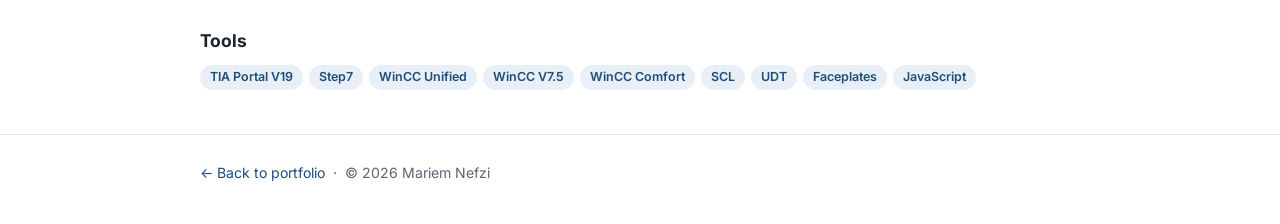
<file: projets/stage-migration-wincc.html>
<!doctype html>
<html lang="fr" data-lang="fr"
      data-title-fr="Migration d'une bibliothèque vers WinCC Unified et V7.5 – Mariem Nefzi"
      data-title-en="Library migration to WinCC Unified and V7.5 – Mariem Nefzi">
<head>
  <meta charset="utf-8">
  <meta name="viewport" content="width=device-width, initial-scale=1">
  <title>Migration d'une bibliothèque vers WinCC Unified et V7.5 – Mariem Nefzi</title>
  <meta name="description" content="Stage ingénieur chez 3IA Technology : migration d'une bibliothèque de fonctions Siemens (SCL, UDT, faceplates) vers WinCC Unified et WinCC V7.5.">
  <link rel="preconnect" href="https://fonts.googleapis.com">
  <link rel="preconnect" href="https://fonts.gstatic.com" crossorigin>
  <link href="https://fonts.googleapis.com/css2?family=Inter:wght@400;600;700&display=swap" rel="stylesheet">
  <link rel="stylesheet" href="../assets/style.css">
</head>
<body>

<header class="topbar">
  <div class="container">
    <a class="brand" href="../index.html">Mariem Nefzi</a>
    <nav class="nav">
      <a href="#realisation" class="hide-sm"><span class="fr">Réalisation</span><span class="en">Implementation</span></a>
      <a href="../index.html#contact" class="hide-sm">Contact</a>
      <button class="lang-btn" type="button" aria-label="Changer de langue / Switch language">EN</button>
    </nav>
  </div>
</header>

<main class="container">

  <a class="back" href="../index.html#projets">
    <span class="fr">← Tous les projets</span><span class="en">← All projects</span>
  </a>

  <div class="project-head">
    <div class="tags" style="margin-bottom:12px">
      <span class="tag"><span class="fr">Stage ingénieur</span><span class="en">Engineering internship</span></span>
      <span class="tag">Siemens</span>
      <span class="tag">HMI</span>
    </div>
    <h1>
      <span class="fr">Migration d'une bibliothèque de fonctions vers WinCC Unified et WinCC V7.5</span>
      <span class="en">Migrating a function library to WinCC Unified and WinCC V7.5</span>
    </h1>
    <p class="lead fr">
      Modernisation d'une bibliothèque d'automatisme Siemens — blocs PLC en SCL et faceplates HMI
      développés sous WinCC Comfort — vers les environnements de dernière génération, en
      garantissant la continuité des fonctionnalités existantes.
    </p>
    <p class="lead en">
      Modernisation of a Siemens automation library — PLC blocks in SCL and HMI faceplates built
      in WinCC Comfort — to the latest-generation environments, while preserving all existing functionality.
    </p>
    <div class="meta">
      <span>3IA Technology · <span class="fr">Juin – Août 2025</span><span class="en">June – August 2025</span></span>
      <span>TIA Portal V19 · Step7 · WinCC Unified · WinCC V7.5</span>
    </div>
  </div>

  <section style="padding-top:0;border-top:0">
    <div class="stats">
      <div class="stat">
        <div class="value">2</div>
        <div class="label"><span class="fr">Plateformes cibles : WinCC Unified et WinCC V7.5</span><span class="en">Target platforms: WinCC Unified and WinCC V7.5</span></div>
      </div>
      <div class="stat">
        <div class="value">SCL</div>
        <div class="label"><span class="fr">Blocs fonctionnels PLC restructurés et migrés</span><span class="en">PLC function blocks restructured and migrated</span></div>
      </div>
      <div class="stat">
        <div class="value">UDT</div>
        <div class="label"><span class="fr">Structures de données réutilisables par type d'objet</span><span class="en">Reusable data structures per object type</span></div>
      </div>
      <div class="stat">
        <div class="value">JS</div>
        <div class="label"><span class="fr">Scripts JavaScript pour les fonctions avancées des IHM</span><span class="en">JavaScript scripts for advanced HMI features</span></div>
      </div>
    </div>
  </section>

  <section>
    <h2><span class="fr">Contexte</span><span class="en">Context</span></h2>
    <p class="fr">
      Les bibliothèques de fonctions permettent de réutiliser, d'un projet à l'autre, des objets
      standard (moteurs, vannes, mesures analogiques, entrées TOR…) avec leur logique automate et
      leur faceplate de conduite. La bibliothèque existante, développée sous WinCC Comfort, devait
      être rendue compatible avec <strong>WinCC Unified</strong> (TIA Portal) et avec
      <strong>WinCC V7.5</strong> (Step7 / WinCC Explorer).
    </p>
    <p class="en">
      Function libraries make it possible to reuse standard objects (motors, valves, analogue
      measurements, digital inputs…) across projects, together with their PLC logic and operator
      faceplate. The existing library, built in WinCC Comfort, had to be made compatible with
      <strong>WinCC Unified</strong> (TIA Portal) and <strong>WinCC V7.5</strong> (Step7 / WinCC Explorer).
    </p>
  </section>

  <section id="realisation">
    <h2><span class="fr">Réalisation</span><span class="en">Implementation</span></h2>

    <h3><span class="fr">1. Migration vers WinCC Unified</span><span class="en">1. Migration to WinCC Unified</span></h3>
    <ul class="clean fr">
      <li>Création d'une bibliothèque de projet et structuration des données en <strong>UDT</strong>.</li>
      <li>Conception des <strong>faceplates</strong> (vue d'ensemble, messages, courbes, seuils, services) et des pop-ups de navigation.</li>
      <li>Intégration et adaptation des programmes SCL, ajout de fonctions avancées en <strong>JavaScript</strong>.</li>
      <li>Tests et validation de chaque objet en simulation.</li>
    </ul>
    <ul class="clean en">
      <li>Creation of a project library and data structuring with <strong>UDTs</strong>.</li>
      <li>Design of the <strong>faceplates</strong> (overview, messages, trends, limits, services) and navigation pop-ups.</li>
      <li>Integration and adaptation of the SCL programs, advanced features added in <strong>JavaScript</strong>.</li>
      <li>Testing and validation of each object in simulation.</li>
    </ul>
    <figure>
      <img src="../assets/img/stage-3ia/unified-moteur.png" alt="" loading="lazy" width="900" height="668">
      <figcaption>
        <span class="fr">Faceplate d'un moteur sous WinCC Unified : surveillance, simulation et onglets de navigation.</span>
        <span class="en">Motor faceplate in WinCC Unified: monitoring, simulation and navigation tabs.</span>
      </figcaption>
    </figure>
    <figure style="max-width:620px">
      <img src="../assets/img/stage-3ia/unified-analogique.png" alt="" loading="lazy" width="734" height="628">
      <figcaption>
        <span class="fr">Faceplate d'une mesure analogique : valeur, seuils, état d'erreur et simulation.</span>
        <span class="en">Analogue measurement faceplate: value, limits, error status and simulation.</span>
      </figcaption>
    </figure>

    <h3><span class="fr">2. Migration vers WinCC V7.5</span><span class="en">2. Migration to WinCC V7.5</span></h3>
    <ul class="clean fr">
      <li>Migration du programme SCL de TIA Portal V19 vers <strong>Step7</strong>.</li>
      <li>Configuration de la communication entre Step7 et <strong>WinCC Explorer</strong> et des variables migrées.</li>
      <li>Tests et validation des faceplates.</li>
    </ul>
    <ul class="clean en">
      <li>Migration of the SCL program from TIA Portal V19 to <strong>Step7</strong>.</li>
      <li>Configuration of communication between Step7 and <strong>WinCC Explorer</strong> and of the migrated tags.</li>
      <li>Testing and validation of the faceplates.</li>
    </ul>
    <figure style="max-width:460px">
      <img src="../assets/img/stage-3ia/wincc75-tor.png" alt="" loading="lazy" width="446" height="388">
      <figcaption>
        <span class="fr">Faceplate d'un objet TOR sous WinCC V7.5.</span>
        <span class="en">Digital object faceplate in WinCC V7.5.</span>
      </figcaption>
    </figure>
  </section>

  <section>
    <h2><span class="fr">Bilan</span><span class="en">Outcome</span></h2>
    <div class="callout fr">
      Une bibliothèque compatible avec les deux plateformes, qui conserve toutes les
      fonctionnalités d'origine, avec des interfaces plus simples à utiliser et à maintenir.
    </div>
    <div class="callout en">
      A library compatible with both platforms, preserving all the original functionality, with
      interfaces that are easier to use and maintain.
    </div>
    <h3><span class="fr">Outils</span><span class="en">Tools</span></h3>
    <div class="tags">
      <span class="tag">TIA Portal V19</span><span class="tag">Step7</span><span class="tag">WinCC Unified</span>
      <span class="tag">WinCC V7.5</span><span class="tag">WinCC Comfort</span><span class="tag">SCL</span>
      <span class="tag">UDT</span><span class="tag">Faceplates</span><span class="tag">JavaScript</span>
    </div>
  </section>

</main>

<footer>
  <div class="container">
    <a href="../index.html">← <span class="fr">Retour au portfolio</span><span class="en">Back to portfolio</span></a>
    &nbsp;·&nbsp; © 2026 Mariem Nefzi
  </div>
</footer>

<script src="../assets/lang.js"></script>
</body>
</html>
</file>
<file: assets/style.css>
/* ===== Portfolio Mariem Nefzi ===== */
:root {
  --bg: #ffffff;
  --bg-soft: #f5f7fa;
  --text: #1c2430;
  --muted: #5b6675;
  --line: #e2e7ee;
  --accent: #1f4e79;
  --accent-soft: #e8eff7;
  --highlight: #d9622b;
  --radius: 10px;
  --max: 920px;
}
@media (prefers-color-scheme: dark) {
  :root {
    --bg: #12161c;
    --bg-soft: #1a2029;
    --text: #e6eaf0;
    --muted: #9aa5b4;
    --line: #2a323e;
    --accent: #7fb0e0;
    --accent-soft: #1d2a3a;
    --highlight: #f08a55;
  }
}

* { box-sizing: border-box; }
html { scroll-behavior: smooth; }
body {
  margin: 0;
  background: var(--bg);
  color: var(--text);
  font-family: "Inter", system-ui, -apple-system, "Segoe UI", Roboto, sans-serif;
  font-size: 16px;
  line-height: 1.65;
}
a { color: var(--accent); text-decoration: none; }
a:hover { text-decoration: underline; }
img { max-width: 100%; height: auto; display: block; }

/* ----- Language switch ----- */
html[data-lang="fr"] .en,
html[data-lang="en"] .fr { display: none !important; }

/* ----- Layout ----- */
.container { max-width: var(--max); margin: 0 auto; padding: 0 20px; }

.topbar {
  position: sticky; top: 0; z-index: 10;
  background: color-mix(in srgb, var(--bg) 92%, transparent);
  backdrop-filter: blur(6px);
  border-bottom: 1px solid var(--line);
}
.topbar .container {
  display: flex; align-items: center; justify-content: space-between;
  height: 56px;
}
.brand { font-weight: 700; color: var(--text); }
.brand:hover { text-decoration: none; }
.nav { display: flex; align-items: center; gap: 18px; font-size: 0.95rem; }
.nav a { color: var(--muted); }
.nav a:hover { color: var(--text); text-decoration: none; }
.lang-btn {
  border: 1px solid var(--line); background: var(--bg-soft); color: var(--text);
  border-radius: 6px; padding: 4px 10px; font: inherit; font-size: 0.85rem;
  font-weight: 600; cursor: pointer;
}
.lang-btn:hover { border-color: var(--accent); }

section { padding: 44px 0; }
section + section { border-top: 1px solid var(--line); }
h1 { font-size: 2.2rem; line-height: 1.2; margin: 0 0 12px; letter-spacing: -0.01em; }
h2 { font-size: 1.45rem; margin: 0 0 16px; letter-spacing: -0.01em; }
h3 { font-size: 1.1rem; margin: 28px 0 10px; }
p { margin: 0 0 14px; }
.muted { color: var(--muted); }
.lead { font-size: 1.12rem; color: var(--muted); max-width: 720px; }

/* ----- Home hero ----- */
.hero { display: flex; align-items: center; gap: 32px; padding: 56px 0 44px; }
.hero img {
  width: 132px; height: 132px; border-radius: 50%; object-fit: cover;
  object-position: center 20%; border: 3px solid var(--accent-soft); flex-shrink: 0;
}
.hero .role { font-size: 1.1rem; color: var(--accent); font-weight: 600; margin-bottom: 12px; }
.contact { display: flex; flex-wrap: wrap; gap: 10px 22px; margin-top: 14px; font-size: 0.95rem; }

/* ----- Project cards ----- */
.cards { display: grid; grid-template-columns: repeat(auto-fill, minmax(280px, 1fr)); gap: 18px; }
.card {
  display: block; border: 1px solid var(--line); border-radius: var(--radius);
  background: var(--bg); color: var(--text); overflow: hidden;
  transition: border-color .15s, transform .15s;
}
.card:hover { border-color: var(--accent); transform: translateY(-2px); text-decoration: none; }
.card img { width: 100%; aspect-ratio: 16 / 9; object-fit: cover; object-position: left top; border-bottom: 1px solid var(--line); background: #fff; }
.card .body { padding: 16px 18px 18px; }
.card h3 { margin: 6px 0 8px; }
.card p { color: var(--muted); font-size: 0.95rem; margin: 0; }

.tags { display: flex; flex-wrap: wrap; gap: 6px; }
.tag {
  font-size: 0.78rem; font-weight: 600; color: var(--accent);
  background: var(--accent-soft); border-radius: 999px; padding: 2px 10px;
}

/* ----- Project page ----- */
.back { display: inline-block; margin: 28px 0 8px; font-size: 0.92rem; color: var(--muted); }
.project-head { padding: 0 0 36px; }
.meta { display: flex; flex-wrap: wrap; gap: 6px 18px; font-size: 0.92rem; color: var(--muted); margin: 14px 0 0; }

.stats { display: grid; grid-template-columns: repeat(4, 1fr); gap: 14px; }
.stat { background: var(--bg-soft); border-radius: var(--radius); padding: 16px; }
.stat .value { font-size: 1.7rem; font-weight: 700; color: var(--highlight); line-height: 1.2; }
.stat .label { font-size: 0.88rem; color: var(--muted); margin-top: 4px; line-height: 1.4; }

/* pipeline diagram */
.pipeline { display: grid; grid-template-columns: 1fr auto 1fr auto 1.3fr; align-items: center; gap: 10px; margin: 8px 0 6px; }
.pipeline .step {
  border: 1px solid var(--line); border-radius: var(--radius); padding: 12px 14px;
  background: var(--bg-soft); font-size: 0.9rem; line-height: 1.45;
}
.pipeline .step strong { display: block; color: var(--accent); margin-bottom: 2px; }
.pipeline .arrow { color: var(--muted); font-size: 1.3rem; text-align: center; }
.pipeline .stack { display: grid; gap: 8px; }

figure { margin: 22px 0 6px; }
figure img { border: 1px solid var(--line); border-radius: 8px; background: #fff; }
figure video { width: 100%; display: block; border: 1px solid var(--line); border-radius: 8px; background: #000; }
figcaption { font-size: 0.88rem; color: var(--muted); margin-top: 8px; }

.table-wrap { overflow-x: auto; margin: 10px 0 6px; }
table { border-collapse: collapse; width: 100%; font-size: 0.93rem; }
th, td { padding: 8px 12px; text-align: left; border-bottom: 1px solid var(--line); white-space: nowrap; }
th { font-weight: 600; color: var(--muted); font-size: 0.85rem; }
td.num, th.num { text-align: right; font-variant-numeric: tabular-nums; }
tr.best td { font-weight: 700; }

ul.clean { padding-left: 20px; margin: 0 0 14px; }
ul.clean li { margin-bottom: 6px; }

.callout {
  border-left: 3px solid var(--highlight); background: var(--bg-soft);
  padding: 14px 18px; border-radius: 0 var(--radius) var(--radius) 0; margin: 18px 0;
}

footer { border-top: 1px solid var(--line); padding: 26px 0 40px; font-size: 0.88rem; color: var(--muted); }

/* ----- Responsive ----- */
@media (max-width: 760px) {
  h1 { font-size: 1.7rem; }
  .hero { flex-direction: column; align-items: flex-start; gap: 20px; padding-top: 36px; }
  .stats { grid-template-columns: repeat(2, 1fr); }
  .pipeline { grid-template-columns: 1fr; }
  .pipeline .arrow { transform: rotate(90deg); }
  .nav .hide-sm { display: none; }
}
</file>
